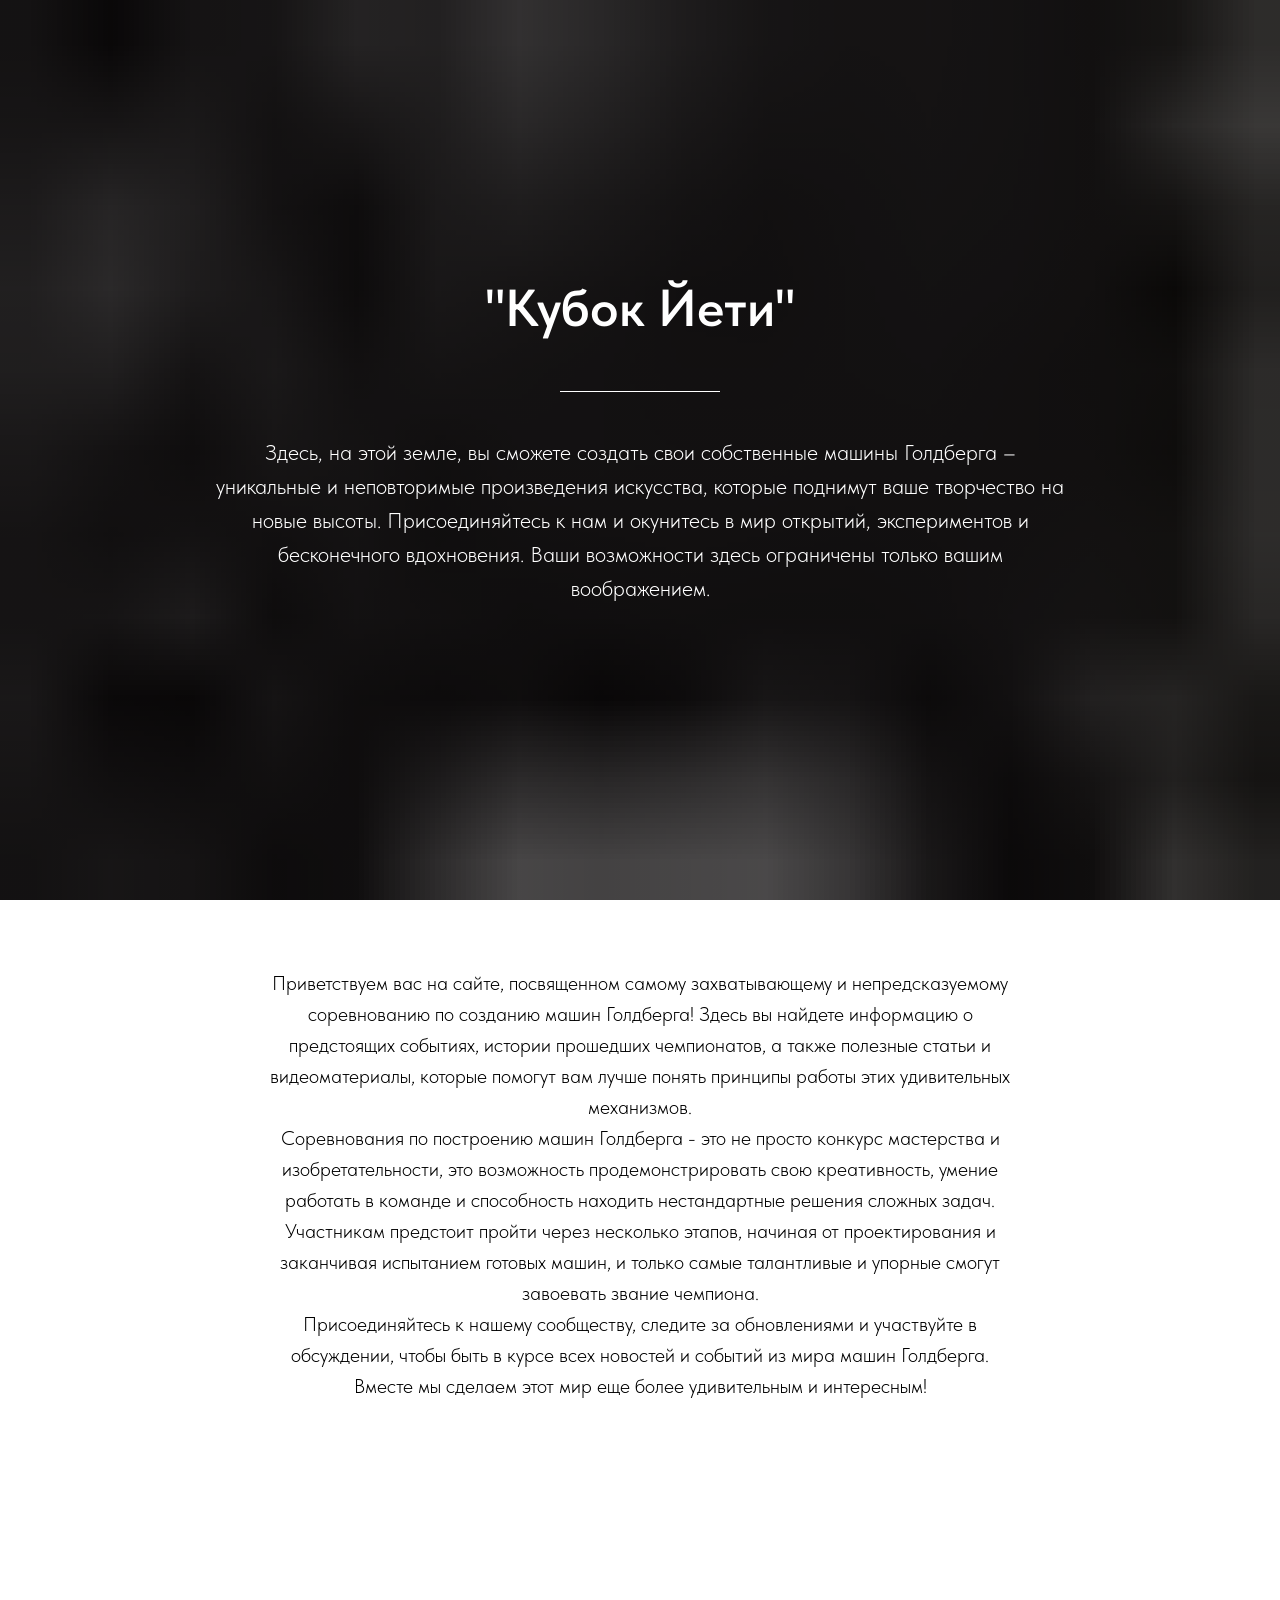
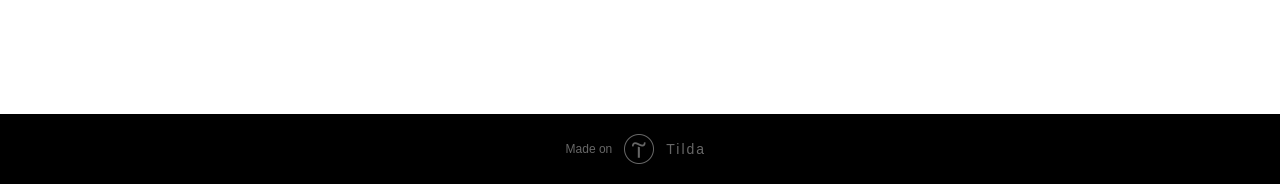
<file: yeti_cup_site_info/index.html>
<!DOCTYPE html><html><head><meta charset="utf-8"><meta name="viewport" content="width=device-width, initial-scale=1.0"> <!--metatextblock--><title>Главная страница</title><meta property="og:url" content="http://project8172129.tilda.ws"><meta property="og:title" content="Главная страница"><meta property="og:description" content=""><meta property="og:type" content="website"><meta property="og:image" content="images/2216eb25006b4dc2bcef04fa37361abb_1.jpg"><link rel="canonical" href="http://project8172129.tilda.ws"><!--/metatextblock--><meta name="format-detection" content="telephone=no"><meta http-equiv="x-dns-prefetch-control" content="on"><link rel="dns-prefetch" href="https://ws.tildacdn.com"><link rel="dns-prefetch" href="https://static.tildacdn.info"><link rel="shortcut icon" href="tildafavicon.ico" type="image/x-icon"><!-- Assets --><script src="js/tilda-fallback-1.0.min.js" async="" charset="utf-8"></script><link rel="stylesheet" href="css/tilda-grid-3.0.min.css" type="text/css" media="all" onerror="this.loaderr='y';"><link rel="stylesheet" href="css/tilda-blocks-page41505426.min.css" type="text/css" media="all" onerror="this.loaderr='y';"><link rel="stylesheet" href="css/tilda-animation-2.0.min.css" type="text/css" media="all" onerror="this.loaderr='y';"><link rel="stylesheet" href="css/tilda-cover-1.0.min.css" type="text/css" media="all" onerror="this.loaderr='y';"><link rel="stylesheet" href="css/fonts-tildasans.css" type="text/css" media="all" onerror="this.loaderr='y';"><script nomodule="" src="js/tilda-polyfill-1.0.min.js" charset="utf-8"></script><script type="text/javascript">function t_onReady(func) {
if (document.readyState != 'loading') {
func();
} else {
document.addEventListener('DOMContentLoaded', func);
}
}
function t_onFuncLoad(funcName, okFunc, time) {
if (typeof window[funcName] === 'function') {
okFunc();
} else {
setTimeout(function() {
t_onFuncLoad(funcName, okFunc, time);
},(time || 100));
}
}</script><script src="js/tilda-scripts-3.0.min.js" charset="utf-8" defer="" onerror="this.loaderr='y';"></script><script src="js/tilda-blocks-page41505426.min.js" charset="utf-8" async="" onerror="this.loaderr='y';"></script><script src="js/tilda-lazyload-1.0.min.js" charset="utf-8" async="" onerror="this.loaderr='y';"></script><script src="js/tilda-animation-2.0.min.js" charset="utf-8" async="" onerror="this.loaderr='y';"></script><script src="js/tilda-cover-1.0.min.js" charset="utf-8" async="" onerror="this.loaderr='y';"></script><script src="js/tilda-events-1.0.min.js" charset="utf-8" async="" onerror="this.loaderr='y';"></script><script type="text/javascript">window.dataLayer = window.dataLayer || [];</script><script type="text/javascript">(function () {
if((/bot|google|yandex|baidu|bing|msn|duckduckbot|teoma|slurp|crawler|spider|robot|crawling|facebook/i.test(navigator.userAgent))===false && typeof(sessionStorage)!='undefined' && sessionStorage.getItem('visited')!=='y' && document.visibilityState){
var style=document.createElement('style');
style.type='text/css';
style.innerHTML='@media screen and (min-width: 980px) {.t-records {opacity: 0;}.t-records_animated {-webkit-transition: opacity ease-in-out .2s;-moz-transition: opacity ease-in-out .2s;-o-transition: opacity ease-in-out .2s;transition: opacity ease-in-out .2s;}.t-records.t-records_visible {opacity: 1;}}';
document.getElementsByTagName('head')[0].appendChild(style);
function t_setvisRecs(){
var alr=document.querySelectorAll('.t-records');
Array.prototype.forEach.call(alr, function(el) {
el.classList.add("t-records_animated");
});
setTimeout(function () {
Array.prototype.forEach.call(alr, function(el) {
el.classList.add("t-records_visible");
});
sessionStorage.setItem("visited", "y");
}, 400);
} 
document.addEventListener('DOMContentLoaded', t_setvisRecs);
}
})();</script><style type="text/css">@media screen and (min-width: 980px) {.t-records {opacity: 0;}.t-records_animated {-webkit-transition: opacity ease-in-out .2s;-moz-transition: opacity ease-in-out .2s;-o-transition: opacity ease-in-out .2s;transition: opacity ease-in-out .2s;}.t-records.t-records_visible {opacity: 1;}}</style></head><body class="t-body" style="margin:0;"><!--allrecords--><div id="allrecords" class="t-records t-records_animated t-records_visible" data-hook="blocks-collection-content-node" data-tilda-project-id="8172129" data-tilda-page-id="41505426" data-tilda-formskey="a205ce71f16365f548be2d7f18172129" data-tilda-cookie="no" data-tilda-lazy="yes"><div id="rec670953417" class="r t-rec" style=" " data-animationappear="off" data-record-type="46"><!-- cover --><div class="t-cover" id="recorddiv670953417" bgimgfield="img" style="height:100vh; background-image:url('images/2216eb25006b4dc2bcef04fa37361abb.jpg');"><div class="t-cover__carrier" id="coverCarry670953417" data-content-cover-id="670953417" data-content-cover-bg="https://static.tildacdn.info/tild6535-6435-4030-b436-313637366437/2216eb25006b4dc2bcef04fa37361abb.jpg" data-display-changed="true" data-content-cover-height="100vh" data-content-cover-parallax="fixed" style="height:100vh; " itemscope="" itemtype="http://schema.org/ImageObject"><meta itemprop="image" content="https://static.tildacdn.info/tild6535-6435-4030-b436-313637366437/2216eb25006b4dc2bcef04fa37361abb.jpg"></div><div class="t-cover__filter" style="height:100vh;background-image: -moz-linear-gradient(top, rgba(0,0,0,0.70), rgba(0,0,0,0.70));background-image: -webkit-linear-gradient(top, rgba(0,0,0,0.70), rgba(0,0,0,0.70));background-image: -o-linear-gradient(top, rgba(0,0,0,0.70), rgba(0,0,0,0.70));background-image: -ms-linear-gradient(top, rgba(0,0,0,0.70), rgba(0,0,0,0.70));background-image: linear-gradient(top, rgba(0,0,0,0.70), rgba(0,0,0,0.70));filter: progid:DXImageTransform.Microsoft.gradient(startColorStr='#4c000000', endColorstr='#4c000000');"></div><div class="t-container"><div class="t-cover__wrapper t-valign_middle" style="height:100vh;"> <div class="t032"><div class="t032__wrapper" data-hook-content="covercontent"><div class="t032__title t-title t-title_md" style="" field="title">"Кубок Йети"</div><div class="t-row"><div class="t-col t-col_2 t-prefix_5"><div class="t032__line" style=""></div></div></div><div class="t-row"><div class="t-col t-col_10 t-prefix_1"><div class="t032__descr t-descr t-descr_lg" style="" field="descr">Здесь, на этой земле, вы сможете создать свои собственные машины Голдберга – уникальные и неповторимые произведения искусства, которые поднимут ваше творчество на новые высоты. Присоединяйтесь к нам и окунитесь в мир открытий, экспериментов и бесконечного вдохновения. Ваши возможности здесь ограничены только вашим воображением.</div></div></div><span class="space"></span></div></div></div></div></div></div><div id="rec670954643" class="r t-rec t-rec_pt_60 t-rec_pb_60" style="padding-top:60px;padding-bottom:60px; " data-record-type="106"><!-- T004 --><div class="t004"><div class="t-container "><div class="t-col t-col_8 t-prefix_2"><div field="text" class="t-text t-text_md "><p style="text-align: center;">Приветствуем вас на сайте, посвященном самому захватывающему и непредсказуемому соревнованию по созданию машин Голдберга! Здесь вы найдете информацию о предстоящих событиях, истории прошедших чемпионатов, а также полезные статьи и видеоматериалы, которые помогут вам лучше понять принципы работы этих удивительных механизмов.</p><p style="text-align: center;">Соревнования по построению машин Голдберга - это не просто конкурс мастерства и изобретательности, это возможность продемонстрировать свою креативность, умение работать в команде и способность находить нестандартные решения сложных задач. Участникам предстоит пройти через несколько этапов, начиная от проектирования и заканчивая испытанием готовых машин, и только самые талантливые и упорные смогут завоевать звание чемпиона.</p><p style="text-align: center;">Присоединяйтесь к нашему сообществу, следите за обновлениями и участвуйте в обсуждении, чтобы быть в курсе всех новостей и событий из мира машин Голдберга. Вместе мы сделаем этот мир еще более удивительным и интересным!</p></div></div></div></div></div><div id="rec670960559" class="r t-rec t-rec_pt_90 t-rec_pb_90" style="padding-top:90px;padding-bottom:90px; " data-record-type="191"><!-- T142 --><div class="t142"><div class="t-container_100"><div class="t142__wrapone"><div class="t142__wraptwo"><a class="t-btn t142__submit t-btn_md t-animate" href="/page41505456.html" target="_blank" data-animate-style="zoomin" style="color:#000000;border:3px solid #000000;"><span class="t142__text">Новости →</span></a></div></div></div></div><script>t_onReady(function () {
t_onFuncLoad('t142_checkSize', function () {
t142_checkSize('670960559');
});
});
window.addEventListener('load', function () {
t_onFuncLoad('t142_checkSize', function () {
t142_checkSize('670960559');
});
});</script></div></div><!--/allrecords--><!-- Tilda copyright. Don't remove this line --><div class="t-tildalabel " id="tildacopy" data-tilda-sign="8172129#41505426"><a href="https://tilda.cc/?upm=8172129" class="t-tildalabel__link"><div class="t-tildalabel__wrapper"><div class="t-tildalabel__txtleft">Made on </div><div class="t-tildalabel__wrapimg"><img src="images/tildacopy.png" class="t-tildalabel__img" fetchpriority="low" alt=""></div><div class="t-tildalabel__txtright">Tilda</div></div></a></div><!-- Stat --><script type="text/javascript">if (! window.mainTracker) { window.mainTracker = 'tilda'; }
window.tildastatcookie='no'; 
setTimeout(function(){ (function (d, w, k, o, g) { var n=d.getElementsByTagName(o)[0],s=d.createElement(o),f=function(){n.parentNode.insertBefore(s,n);}; s.type = "text/javascript"; s.async = true; s.key = k; s.id = "tildastatscript"; s.src=g; if (w.opera=="[object Opera]") {d.addEventListener("DOMContentLoaded", f, false);} else { f(); } })(document, window, '0d71f5b765bf102b8aa8d994335c32e3','script','https://static.tildacdn.info/js/tilda-stat-1.0.min.js');
}, 2000); </script></body></html>
</file>
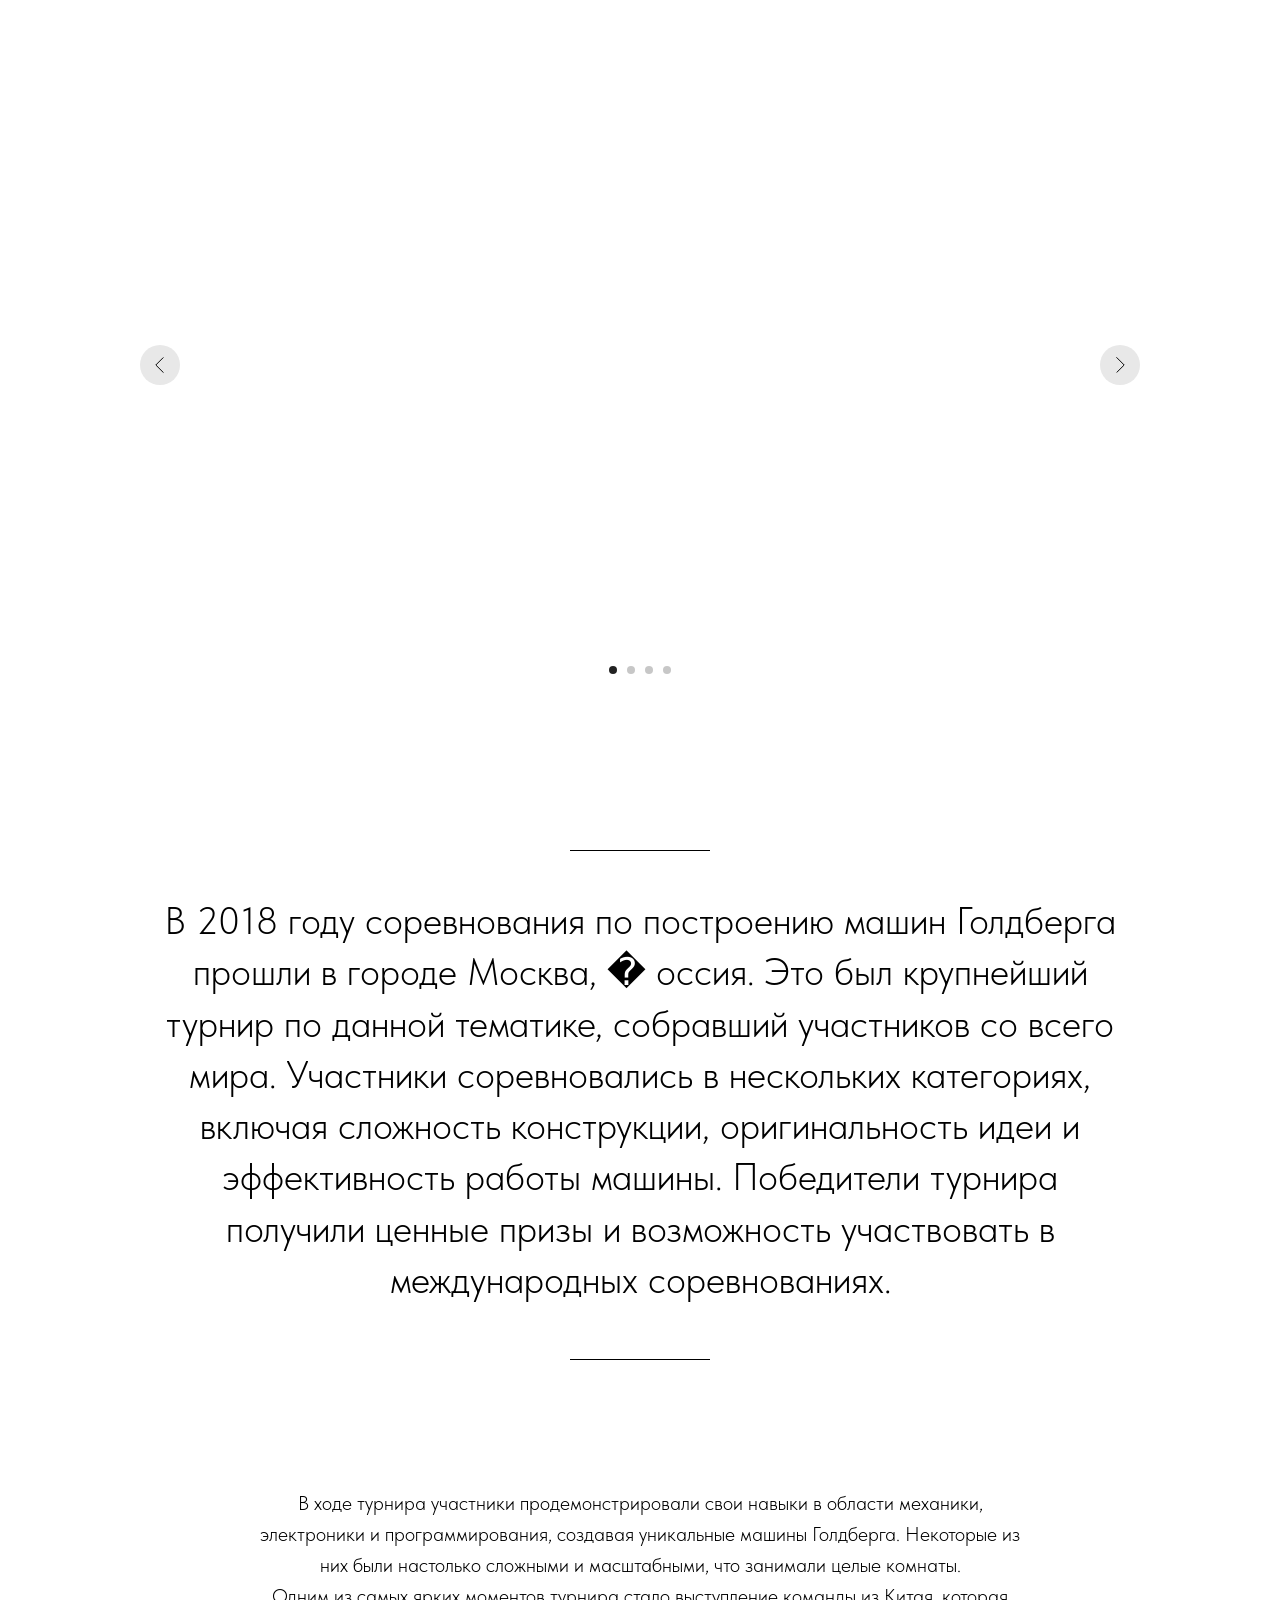
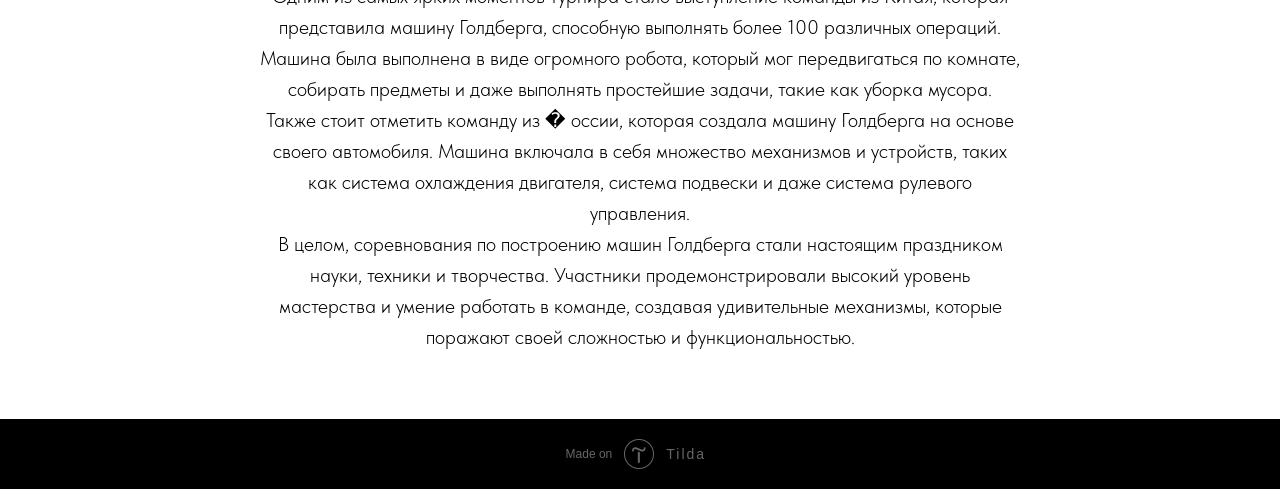
<file: yeti_cup_site_info/2018.html>
<!DOCTYPE html><html><head><meta charset="utf-8"><meta name="viewport" content="width=device-width, initial-scale=1.0"> <!--metatextblock--><title>2018</title><meta property="og:url" content="http://project8172129.tilda.ws/page41505482.html"><meta property="og:title" content="2018"><meta property="og:description" content=""><meta property="og:type" content="website"><meta property="og:image" content="images/2018_4.jpg"><link rel="canonical" href="http://project8172129.tilda.ws/page41505482.html"><!--/metatextblock--><meta name="format-detection" content="telephone=no"><meta http-equiv="x-dns-prefetch-control" content="on"><link rel="dns-prefetch" href="https://ws.tildacdn.com"><link rel="dns-prefetch" href="https://static.tildacdn.info"><link rel="shortcut icon" href="tildafavicon.ico" type="image/x-icon"><!-- Assets --><script src="js/tilda-fallback-1.0.min.js" async="" charset="utf-8"></script><link rel="stylesheet" href="css/tilda-grid-3.0.min.css" type="text/css" media="all" onerror="this.loaderr='y';"><link rel="stylesheet" href="css/tilda-blocks-page41505482.min.css" type="text/css" media="all" onerror="this.loaderr='y';"><link rel="stylesheet" href="css/tilda-slds-1.4.min.css" type="text/css" media="print" onload="this.media='all';" onerror="this.loaderr='y';"><noscript><link rel="stylesheet" href="https://static.tildacdn.info/css/tilda-slds-1.4.min.css" type="text/css" media="all" /></noscript><link rel="stylesheet" href="css/fonts-tildasans.css" type="text/css" media="all" onerror="this.loaderr='y';"><script nomodule="" src="js/tilda-polyfill-1.0.min.js" charset="utf-8"></script><script type="text/javascript">function t_onReady(func) {
if (document.readyState != 'loading') {
func();
} else {
document.addEventListener('DOMContentLoaded', func);
}
}
function t_onFuncLoad(funcName, okFunc, time) {
if (typeof window[funcName] === 'function') {
okFunc();
} else {
setTimeout(function() {
t_onFuncLoad(funcName, okFunc, time);
},(time || 100));
}
}</script><script src="js/tilda-scripts-3.0.min.js" charset="utf-8" defer="" onerror="this.loaderr='y';"></script><script src="js/tilda-blocks-page41505482.min.js" charset="utf-8" async="" onerror="this.loaderr='y';"></script><script src="js/tilda-lazyload-1.0.min.js" charset="utf-8" async="" onerror="this.loaderr='y';"></script><script src="js/tilda-slds-1.4.min.js" charset="utf-8" async="" onerror="this.loaderr='y';"></script><script src="js/hammer.min.js" charset="utf-8" async="" onerror="this.loaderr='y';"></script><script src="js/tilda-events-1.0.min.js" charset="utf-8" async="" onerror="this.loaderr='y';"></script><script type="text/javascript">window.dataLayer = window.dataLayer || [];</script><script type="text/javascript">(function () {
if((/bot|google|yandex|baidu|bing|msn|duckduckbot|teoma|slurp|crawler|spider|robot|crawling|facebook/i.test(navigator.userAgent))===false && typeof(sessionStorage)!='undefined' && sessionStorage.getItem('visited')!=='y' && document.visibilityState){
var style=document.createElement('style');
style.type='text/css';
style.innerHTML='@media screen and (min-width: 980px) {.t-records {opacity: 0;}.t-records_animated {-webkit-transition: opacity ease-in-out .2s;-moz-transition: opacity ease-in-out .2s;-o-transition: opacity ease-in-out .2s;transition: opacity ease-in-out .2s;}.t-records.t-records_visible {opacity: 1;}}';
document.getElementsByTagName('head')[0].appendChild(style);
function t_setvisRecs(){
var alr=document.querySelectorAll('.t-records');
Array.prototype.forEach.call(alr, function(el) {
el.classList.add("t-records_animated");
});
setTimeout(function () {
Array.prototype.forEach.call(alr, function(el) {
el.classList.add("t-records_visible");
});
sessionStorage.setItem("visited", "y");
}, 400);
} 
document.addEventListener('DOMContentLoaded', t_setvisRecs);
}
})();</script><style type="text/css">@media screen and (min-width: 980px) {.t-records {opacity: 0;}.t-records_animated {-webkit-transition: opacity ease-in-out .2s;-moz-transition: opacity ease-in-out .2s;-o-transition: opacity ease-in-out .2s;transition: opacity ease-in-out .2s;}.t-records.t-records_visible {opacity: 1;}}</style></head><body class="t-body" style="margin:0;"><!--allrecords--><div id="allrecords" class="t-records t-records_animated t-records_visible" data-hook="blocks-collection-content-node" data-tilda-project-id="8172129" data-tilda-page-id="41505482" data-tilda-formskey="a205ce71f16365f548be2d7f18172129" data-tilda-cookie="no" data-tilda-lazy="yes"><div id="rec670984106" class="r t-rec t-rec_pt_90 t-rec_pb_90" style="padding-top:90px;padding-bottom:90px; " data-animationappear="off" data-record-type="670"><!-- t670 --><div class="t670"><div class="t-slds" style="visibility: hidden;"><div class="t-container t-slds__main"><ul class="t-slds__arrow_container t-slds__arrow_container-outside"><li class="t-slds__arrow_wrapper t-slds__arrow_wrapper-left" data-slide-direction="left"><button type="button" class="t-slds__arrow t-slds__arrow-left t-slds__arrow-withbg" aria-controls="carousel_670984106" aria-disabled="false" aria-label="Предыдущий слайд" style="width: 40px; height: 40px;background-color: rgba(232,232,232,1);"><div class="t-slds__arrow_body t-slds__arrow_body-left" style="width: 9px;"><svg role="presentation" focusable="false" style="display: block" viewBox="0 0 9.3 17" xmlns="http://www.w3.org/2000/svg" xmlns:xlink="http://www.w3.org/1999/xlink"><polyline fill="none" stroke="#000000" stroke-linejoin="butt" stroke-linecap="butt" stroke-width="1" points="0.5,0.5 8.5,8.5 0.5,16.5"></polyline></svg></div></button></li><li class="t-slds__arrow_wrapper t-slds__arrow_wrapper-right" data-slide-direction="right"><button type="button" class="t-slds__arrow t-slds__arrow-right t-slds__arrow-withbg" aria-controls="carousel_670984106" aria-disabled="false" aria-label="Следующий слайд" style="width: 40px; height: 40px;background-color: rgba(232,232,232,1);"><div class="t-slds__arrow_body t-slds__arrow_body-right" style="width: 9px;"><svg role="presentation" focusable="false" style="display: block" viewBox="0 0 9.3 17" xmlns="http://www.w3.org/2000/svg" xmlns:xlink="http://www.w3.org/1999/xlink"><polyline fill="none" stroke="#000000" stroke-linejoin="butt" stroke-linecap="butt" stroke-width="1" points="0.5,0.5 8.5,8.5 0.5,16.5"></polyline></svg></div></button></li> </ul><div class="t-slds__container t-width t-width_9 t-margin_auto"><div class="t-slds__items-wrapper t-slds__witharrows t-slds_animated-none" id="carousel_670984106" data-slider-transition="300" data-slider-with-cycle="true" data-slider-correct-height="true" data-auto-correct-mobile-width="false" data-slider-arrows-nearpic="yes" aria-roledescription="carousel" aria-live="off"><div class="t-slds__item t-slds__item_active" data-slide-index="1" role="group" aria-roledescription="slide" aria-hidden="false" aria-label="1 из 4"><div class="t-width t-width_9 t-margin_auto" itemscope="" itemtype="http://schema.org/ImageObject"><div class="t-slds__wrapper t-align_center"><meta itemprop="image" content="https://static.tildacdn.info/tild6431-3561-4835-b339-316265383961/2018.jpg"> <div class="t670__imgwrapper" bgimgfield="gi_img__0"><div class="t-slds__bgimg t-bgimg" data-original="https://static.tildacdn.info/tild6431-3561-4835-b339-316265383961/2018.jpg" style="background-image: url('images/2018_2.jpg');"></div><div class="t670__separator" data-slider-image-width="860" data-slider-image-height="550"></div></div></div></div></div><div class="t-slds__item" data-slide-index="2" role="group" aria-roledescription="slide" aria-hidden="false" aria-label="2 из 4"><div class="t-width t-width_9 t-margin_auto" itemscope="" itemtype="http://schema.org/ImageObject"><div class="t-slds__wrapper t-align_center"><meta itemprop="image" content="https://static.tildacdn.info/tild3834-3463-4334-a266-633765313238/2018.jpg"> <div class="t670__imgwrapper" bgimgfield="gi_img__1"><div class="t-slds__bgimg t-bgimg" data-original="https://static.tildacdn.info/tild3834-3463-4334-a266-633765313238/2018.jpg" style="background-image: url('images/2018.jpg');"></div><div class="t670__separator" data-slider-image-width="860" data-slider-image-height="550"></div></div></div></div></div><div class="t-slds__item" data-slide-index="3" role="group" aria-roledescription="slide" aria-hidden="false" aria-label="3 из 4"><div class="t-width t-width_9 t-margin_auto" itemscope="" itemtype="http://schema.org/ImageObject"><div class="t-slds__wrapper t-align_center"><meta itemprop="image" content="https://static.tildacdn.info/tild3533-3566-4433-a662-646363393031/2018.jpg"> <div class="t670__imgwrapper" bgimgfield="gi_img__2"><div class="t-slds__bgimg t-bgimg" data-original="https://static.tildacdn.info/tild3533-3566-4433-a662-646363393031/2018.jpg" style="background-image: url('images/2018_3.jpg');"></div><div class="t670__separator" data-slider-image-width="860" data-slider-image-height="550"></div></div></div></div></div><div class="t-slds__item" data-slide-index="4" role="group" aria-roledescription="slide" aria-hidden="false" aria-label="4 из 4"><div class="t-width t-width_9 t-margin_auto" itemscope="" itemtype="http://schema.org/ImageObject"><div class="t-slds__wrapper t-align_center"><meta itemprop="image" content="https://static.tildacdn.info/tild3262-3366-4763-b635-633431366664/2018.jpg"> <div class="t670__imgwrapper" bgimgfield="gi_img__3"><div class="t-slds__bgimg t-bgimg" data-original="https://static.tildacdn.info/tild3262-3366-4763-b635-633431366664/2018.jpg" style="background-image: url('images/2018_1.jpg');"></div><div class="t670__separator" data-slider-image-width="860" data-slider-image-height="550"></div></div></div></div></div></div></div><ul class="t-slds__bullet_wrapper"><li class="t-slds__bullet t-slds__bullet_active" data-slide-bullet-for="1"><button type="button" class="t-slds__bullet_body" aria-label="Перейти к слайду 1" aria-current="true" style="background-color: #c7c7c7;"></button></li><li class="t-slds__bullet " data-slide-bullet-for="2"><button type="button" class="t-slds__bullet_body" aria-label="Перейти к слайду 2" style="background-color: #c7c7c7;"></button></li><li class="t-slds__bullet " data-slide-bullet-for="3"><button type="button" class="t-slds__bullet_body" aria-label="Перейти к слайду 3" style="background-color: #c7c7c7;"></button></li><li class="t-slds__bullet " data-slide-bullet-for="4"><button type="button" class="t-slds__bullet_body" aria-label="Перейти к слайду 4" style="background-color: #c7c7c7;"></button></li></ul><div class="t-slds__caption__container"></div></div></div></div><script>t_onReady(function () {
setTimeout(function () {
t_onFuncLoad('t670_init', function () {
t670_init('670984106');
});
t_onFuncLoad('t_sldsInit', function () {
t_sldsInit('670984106');
});
}, 500);
var rec = document.querySelector('#rec670984106');
if (rec) {
var wrapper = rec.querySelector('.t670');
if (wrapper) {
wrapper.addEventListener('displayChanged', function () {
t_onFuncLoad('t_slds_updateSlider', function () {
t_slds_updateSlider('670984106');
});
t_onFuncLoad('t_slds_positionArrows', function () {
t_slds_positionArrows('670984106');
});
});
}
}
});</script><style>#rec670984106 .t-slds__bullet_active .t-slds__bullet_body {
background-color: #222 !important;
}
#rec670984106 .t-slds__bullet:hover .t-slds__bullet_body {
background-color: #222 !important;
}</style></div><div id="rec670986806" class="r t-rec t-rec_pt_60 t-rec_pb_60" style="padding-top:60px;padding-bottom:60px; " data-record-type="36"><!-- T021 --><div class="t021"><div class="t-container"><div class="t-row"><div class="t-col t-col_2 t-prefix_5"><div class="t021__line"></div></div></div><div class="t-row"><div class="t-col t-col_10 t-prefix_1"><div class="t021__text-impact t-text-impact t-text-impact_md" field="text">В 2018 году соревнования по построению машин Голдберга прошли в городе Москва, �&nbsp;оссия. Это был крупнейший турнир по данной тематике, собравший участников со всего мира. Участники соревновались в нескольких категориях, включая сложность конструкции, оригинальность идеи и эффективность работы машины. Победители турнира получили ценные призы и возможность участвовать в международных соревнованиях.</div></div></div><div class="t-row"><div class="t-col t-col_2 t-prefix_5"><div class="t021__line"></div></div></div></div></div></div><div id="rec670987113" class="r t-rec t-rec_pt_60 t-rec_pb_60" style="padding-top:60px;padding-bottom:60px; " data-record-type="106"><!-- T004 --><div class="t004"><div class="t-container "><div class="t-col t-col_8 t-prefix_2"><div field="text" class="t-text t-text_md "><p style="text-align: center;">В ходе турнира участники продемонстрировали свои навыки в области механики, электроники и программирования, создавая уникальные машины Голдберга. Некоторые из них были настолько сложными и масштабными, что занимали целые комнаты.</p><p style="text-align: center;">Одним из самых ярких моментов турнира стало выступление команды из Китая, которая представила машину Голдберга, способную выполнять более 100 различных операций. Машина была выполнена в виде огромного робота, который мог передвигаться по комнате, собирать предметы и даже выполнять простейшие задачи, такие как уборка мусора.</p><p style="text-align: center;">Также стоит отметить команду из �&nbsp;оссии, которая создала машину Голдберга на основе своего автомобиля. Машина включала в себя множество механизмов и устройств, таких как система охлаждения двигателя, система подвески и даже система рулевого управления.</p><p style="text-align: center;">В целом, соревнования по построению машин Голдберга стали настоящим праздником науки, техники и творчества. Участники продемонстрировали высокий уровень мастерства и умение работать в команде, создавая удивительные механизмы, которые поражают своей сложностью и функциональностью.</p></div></div></div></div></div></div><!--/allrecords--><!-- Tilda copyright. Don't remove this line --><div class="t-tildalabel " id="tildacopy" data-tilda-sign="8172129#41505482"><a href="https://tilda.cc/?upm=8172129" class="t-tildalabel__link"><div class="t-tildalabel__wrapper"><div class="t-tildalabel__txtleft">Made on </div><div class="t-tildalabel__wrapimg"><img src="images/tildacopy.png" class="t-tildalabel__img" fetchpriority="low" alt=""></div><div class="t-tildalabel__txtright">Tilda</div></div></a></div><!-- Stat --><script type="text/javascript">if (! window.mainTracker) { window.mainTracker = 'tilda'; }
window.tildastatcookie='no'; 
setTimeout(function(){ (function (d, w, k, o, g) { var n=d.getElementsByTagName(o)[0],s=d.createElement(o),f=function(){n.parentNode.insertBefore(s,n);}; s.type = "text/javascript"; s.async = true; s.key = k; s.id = "tildastatscript"; s.src=g; if (w.opera=="[object Opera]") {d.addEventListener("DOMContentLoaded", f, false);} else { f(); } })(document, window, '0d71f5b765bf102b8aa8d994335c32e3','script','https://static.tildacdn.info/js/tilda-stat-1.0.min.js');
}, 2000); </script></body></html>
</file>
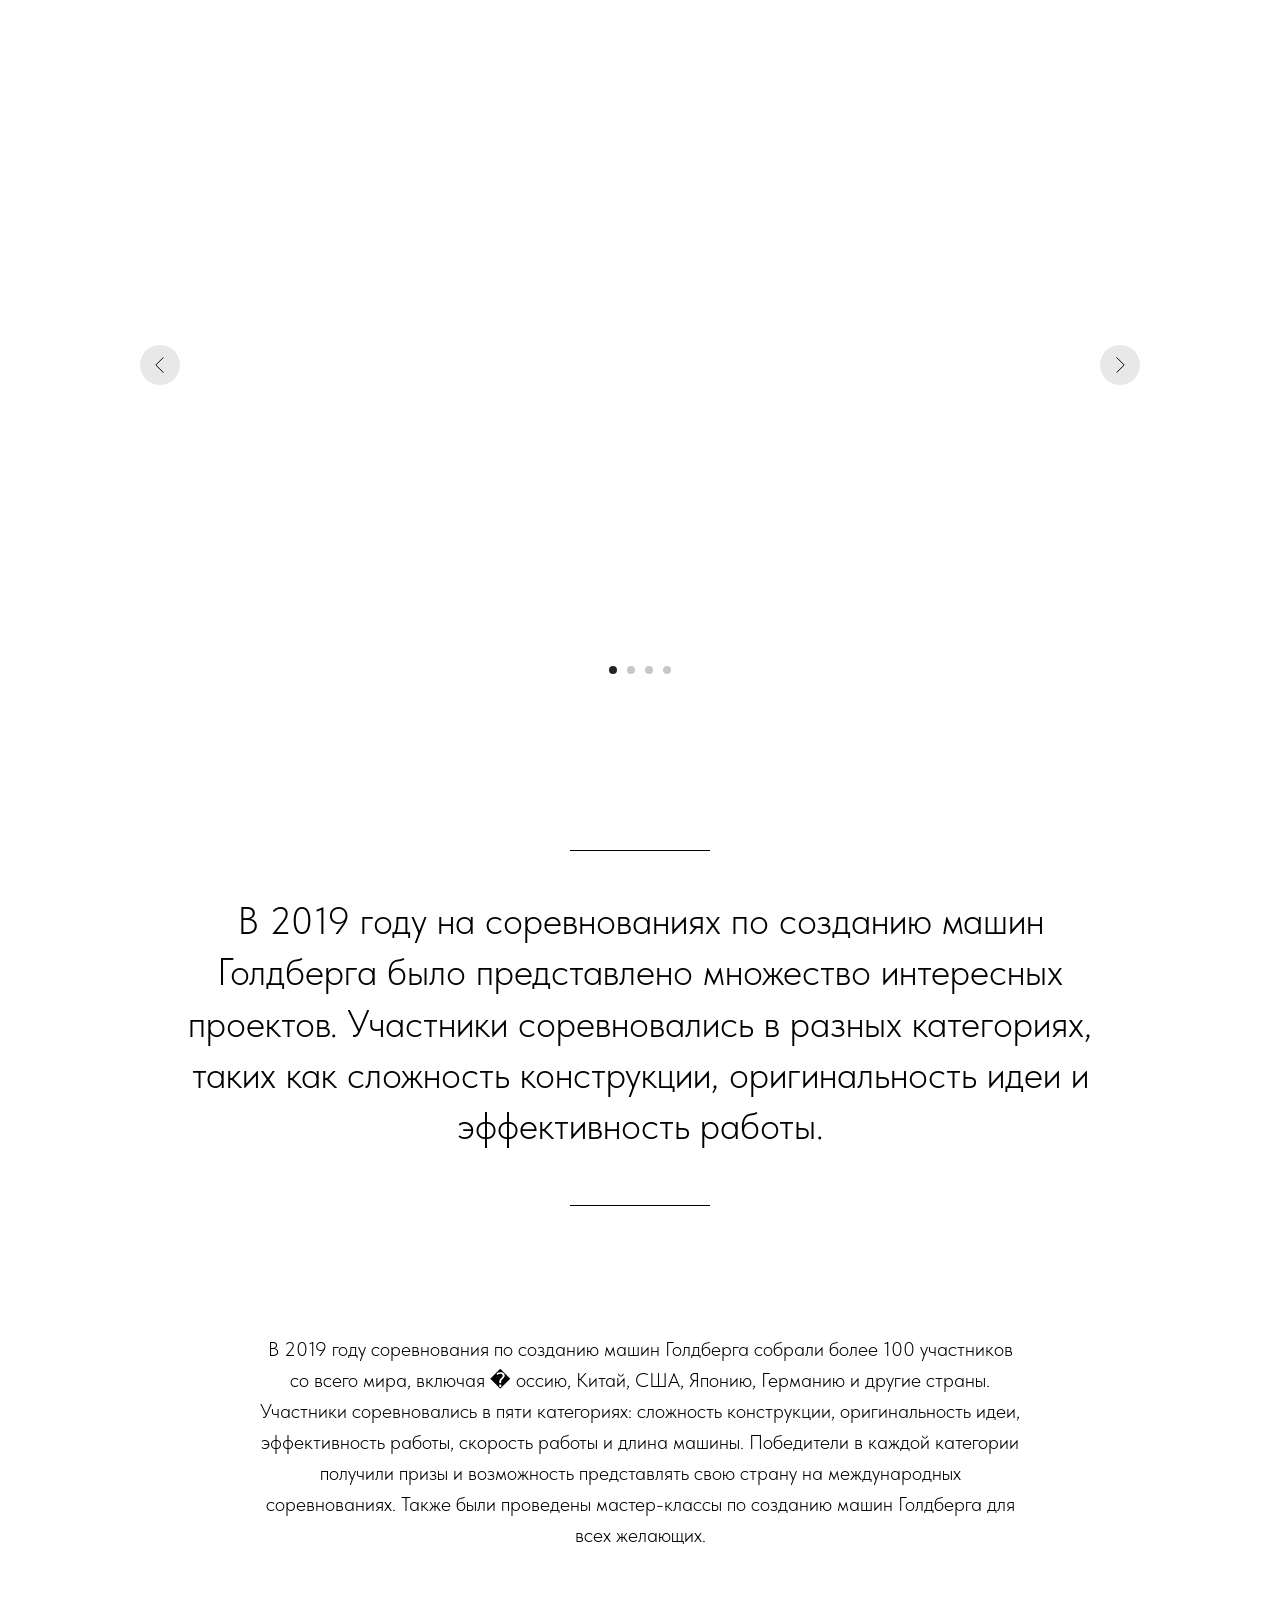
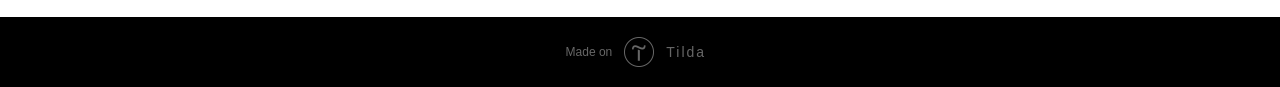
<file: yeti_cup_site_info/2019.html>
<!DOCTYPE html><html><head><meta charset="utf-8"><meta name="viewport" content="width=device-width, initial-scale=1.0"> <!--metatextblock--><title>2019</title><meta property="og:url" content="http://project8172129.tilda.ws/page41506368.html"><meta property="og:title" content="2019"><meta property="og:description" content=""><meta property="og:type" content="website"><meta property="og:image" content="images/2019_4.jpg"><link rel="canonical" href="http://project8172129.tilda.ws/page41506368.html"><!--/metatextblock--><meta name="format-detection" content="telephone=no"><meta http-equiv="x-dns-prefetch-control" content="on"><link rel="dns-prefetch" href="https://ws.tildacdn.com"><link rel="dns-prefetch" href="https://static.tildacdn.info"><link rel="shortcut icon" href="tildafavicon.ico" type="image/x-icon"><!-- Assets --><script src="js/tilda-fallback-1.0.min.js" async="" charset="utf-8"></script><link rel="stylesheet" href="css/tilda-grid-3.0.min.css" type="text/css" media="all" onerror="this.loaderr='y';"><link rel="stylesheet" href="css/tilda-blocks-page41506368.min.css" type="text/css" media="all" onerror="this.loaderr='y';"><link rel="stylesheet" href="css/tilda-slds-1.4.min.css" type="text/css" media="print" onload="this.media='all';" onerror="this.loaderr='y';"><noscript><link rel="stylesheet" href="https://static.tildacdn.info/css/tilda-slds-1.4.min.css" type="text/css" media="all" /></noscript><link rel="stylesheet" href="css/fonts-tildasans.css" type="text/css" media="all" onerror="this.loaderr='y';"><script nomodule="" src="js/tilda-polyfill-1.0.min.js" charset="utf-8"></script><script type="text/javascript">function t_onReady(func) {
if (document.readyState != 'loading') {
func();
} else {
document.addEventListener('DOMContentLoaded', func);
}
}
function t_onFuncLoad(funcName, okFunc, time) {
if (typeof window[funcName] === 'function') {
okFunc();
} else {
setTimeout(function() {
t_onFuncLoad(funcName, okFunc, time);
},(time || 100));
}
}</script><script src="js/tilda-scripts-3.0.min.js" charset="utf-8" defer="" onerror="this.loaderr='y';"></script><script src="js/tilda-blocks-page41506368.min.js" charset="utf-8" async="" onerror="this.loaderr='y';"></script><script src="js/tilda-lazyload-1.0.min.js" charset="utf-8" async="" onerror="this.loaderr='y';"></script><script src="js/tilda-slds-1.4.min.js" charset="utf-8" async="" onerror="this.loaderr='y';"></script><script src="js/hammer.min.js" charset="utf-8" async="" onerror="this.loaderr='y';"></script><script src="js/tilda-events-1.0.min.js" charset="utf-8" async="" onerror="this.loaderr='y';"></script><script type="text/javascript">window.dataLayer = window.dataLayer || [];</script><script type="text/javascript">(function () {
if((/bot|google|yandex|baidu|bing|msn|duckduckbot|teoma|slurp|crawler|spider|robot|crawling|facebook/i.test(navigator.userAgent))===false && typeof(sessionStorage)!='undefined' && sessionStorage.getItem('visited')!=='y' && document.visibilityState){
var style=document.createElement('style');
style.type='text/css';
style.innerHTML='@media screen and (min-width: 980px) {.t-records {opacity: 0;}.t-records_animated {-webkit-transition: opacity ease-in-out .2s;-moz-transition: opacity ease-in-out .2s;-o-transition: opacity ease-in-out .2s;transition: opacity ease-in-out .2s;}.t-records.t-records_visible {opacity: 1;}}';
document.getElementsByTagName('head')[0].appendChild(style);
function t_setvisRecs(){
var alr=document.querySelectorAll('.t-records');
Array.prototype.forEach.call(alr, function(el) {
el.classList.add("t-records_animated");
});
setTimeout(function () {
Array.prototype.forEach.call(alr, function(el) {
el.classList.add("t-records_visible");
});
sessionStorage.setItem("visited", "y");
}, 400);
} 
document.addEventListener('DOMContentLoaded', t_setvisRecs);
}
})();</script><style type="text/css">@media screen and (min-width: 980px) {.t-records {opacity: 0;}.t-records_animated {-webkit-transition: opacity ease-in-out .2s;-moz-transition: opacity ease-in-out .2s;-o-transition: opacity ease-in-out .2s;transition: opacity ease-in-out .2s;}.t-records.t-records_visible {opacity: 1;}}</style></head><body class="t-body" style="margin:0;"><!--allrecords--><div id="allrecords" class="t-records t-records_animated t-records_visible" data-hook="blocks-collection-content-node" data-tilda-project-id="8172129" data-tilda-page-id="41506368" data-tilda-formskey="a205ce71f16365f548be2d7f18172129" data-tilda-cookie="no" data-tilda-lazy="yes"><div id="rec670995531" class="r t-rec t-rec_pt_90 t-rec_pb_90" style="padding-top:90px;padding-bottom:90px; " data-animationappear="off" data-record-type="670"><!-- t670 --><div class="t670"><div class="t-slds" style="visibility: hidden;"><div class="t-container t-slds__main"><ul class="t-slds__arrow_container t-slds__arrow_container-outside"><li class="t-slds__arrow_wrapper t-slds__arrow_wrapper-left" data-slide-direction="left"><button type="button" class="t-slds__arrow t-slds__arrow-left t-slds__arrow-withbg" aria-controls="carousel_670995531" aria-disabled="false" aria-label="Предыдущий слайд" style="width: 40px; height: 40px;background-color: rgba(232,232,232,1);"><div class="t-slds__arrow_body t-slds__arrow_body-left" style="width: 9px;"><svg role="presentation" focusable="false" style="display: block" viewBox="0 0 9.3 17" xmlns="http://www.w3.org/2000/svg" xmlns:xlink="http://www.w3.org/1999/xlink"><polyline fill="none" stroke="#000000" stroke-linejoin="butt" stroke-linecap="butt" stroke-width="1" points="0.5,0.5 8.5,8.5 0.5,16.5"></polyline></svg></div></button></li><li class="t-slds__arrow_wrapper t-slds__arrow_wrapper-right" data-slide-direction="right"><button type="button" class="t-slds__arrow t-slds__arrow-right t-slds__arrow-withbg" aria-controls="carousel_670995531" aria-disabled="false" aria-label="Следующий слайд" style="width: 40px; height: 40px;background-color: rgba(232,232,232,1);"><div class="t-slds__arrow_body t-slds__arrow_body-right" style="width: 9px;"><svg role="presentation" focusable="false" style="display: block" viewBox="0 0 9.3 17" xmlns="http://www.w3.org/2000/svg" xmlns:xlink="http://www.w3.org/1999/xlink"><polyline fill="none" stroke="#000000" stroke-linejoin="butt" stroke-linecap="butt" stroke-width="1" points="0.5,0.5 8.5,8.5 0.5,16.5"></polyline></svg></div></button></li> </ul><div class="t-slds__container t-width t-width_9 t-margin_auto"><div class="t-slds__items-wrapper t-slds__witharrows t-slds_animated-none" id="carousel_670995531" data-slider-transition="300" data-slider-with-cycle="true" data-slider-correct-height="true" data-auto-correct-mobile-width="false" data-slider-arrows-nearpic="yes" aria-roledescription="carousel" aria-live="off"><div class="t-slds__item t-slds__item_active" data-slide-index="1" role="group" aria-roledescription="slide" aria-hidden="false" aria-label="1 из 4"><div class="t-width t-width_9 t-margin_auto" itemscope="" itemtype="http://schema.org/ImageObject"><div class="t-slds__wrapper t-align_center"><meta itemprop="image" content="https://static.tildacdn.info/tild6631-6136-4162-b938-363065393437/2019.jpg"> <div class="t670__imgwrapper" bgimgfield="gi_img__0"><div class="t-slds__bgimg t-bgimg" data-original="https://static.tildacdn.info/tild6631-6136-4162-b938-363065393437/2019.jpg" style="background-image: url('images/2019.jpg');"></div><div class="t670__separator" data-slider-image-width="860" data-slider-image-height="550"></div></div></div></div></div><div class="t-slds__item" data-slide-index="2" role="group" aria-roledescription="slide" aria-hidden="false" aria-label="2 из 4"><div class="t-width t-width_9 t-margin_auto" itemscope="" itemtype="http://schema.org/ImageObject"><div class="t-slds__wrapper t-align_center"><meta itemprop="image" content="https://static.tildacdn.info/tild6136-3534-4637-b136-656634343334/2019.jpg"> <div class="t670__imgwrapper" bgimgfield="gi_img__1"><div class="t-slds__bgimg t-bgimg" data-original="https://static.tildacdn.info/tild6136-3534-4637-b136-656634343334/2019.jpg" style="background-image: url('images/2019_1.jpg');"></div><div class="t670__separator" data-slider-image-width="860" data-slider-image-height="550"></div></div></div></div></div><div class="t-slds__item" data-slide-index="3" role="group" aria-roledescription="slide" aria-hidden="false" aria-label="3 из 4"><div class="t-width t-width_9 t-margin_auto" itemscope="" itemtype="http://schema.org/ImageObject"><div class="t-slds__wrapper t-align_center"><meta itemprop="image" content="https://static.tildacdn.info/tild3930-3133-4233-b136-643639663937/2019.jpg"> <div class="t670__imgwrapper" bgimgfield="gi_img__2"><div class="t-slds__bgimg t-bgimg" data-original="https://static.tildacdn.info/tild3930-3133-4233-b136-643639663937/2019.jpg" style="background-image: url('images/2019_2.jpg');"></div><div class="t670__separator" data-slider-image-width="860" data-slider-image-height="550"></div></div></div></div></div><div class="t-slds__item" data-slide-index="4" role="group" aria-roledescription="slide" aria-hidden="false" aria-label="4 из 4"><div class="t-width t-width_9 t-margin_auto" itemscope="" itemtype="http://schema.org/ImageObject"><div class="t-slds__wrapper t-align_center"><meta itemprop="image" content="https://static.tildacdn.info/tild6432-6361-4165-a335-653437646161/2019.jpg"> <div class="t670__imgwrapper" bgimgfield="gi_img__3"><div class="t-slds__bgimg t-bgimg" data-original="https://static.tildacdn.info/tild6432-6361-4165-a335-653437646161/2019.jpg" style="background-image: url('images/2019_3.jpg');"></div><div class="t670__separator" data-slider-image-width="860" data-slider-image-height="550"></div></div></div></div></div></div></div><ul class="t-slds__bullet_wrapper"><li class="t-slds__bullet t-slds__bullet_active" data-slide-bullet-for="1"><button type="button" class="t-slds__bullet_body" aria-label="Перейти к слайду 1" aria-current="true" style="background-color: #c7c7c7;"></button></li><li class="t-slds__bullet " data-slide-bullet-for="2"><button type="button" class="t-slds__bullet_body" aria-label="Перейти к слайду 2" style="background-color: #c7c7c7;"></button></li><li class="t-slds__bullet " data-slide-bullet-for="3"><button type="button" class="t-slds__bullet_body" aria-label="Перейти к слайду 3" style="background-color: #c7c7c7;"></button></li><li class="t-slds__bullet " data-slide-bullet-for="4"><button type="button" class="t-slds__bullet_body" aria-label="Перейти к слайду 4" style="background-color: #c7c7c7;"></button></li></ul><div class="t-slds__caption__container"></div></div></div></div><script>t_onReady(function () {
setTimeout(function () {
t_onFuncLoad('t670_init', function () {
t670_init('670995531');
});
t_onFuncLoad('t_sldsInit', function () {
t_sldsInit('670995531');
});
}, 500);
var rec = document.querySelector('#rec670995531');
if (rec) {
var wrapper = rec.querySelector('.t670');
if (wrapper) {
wrapper.addEventListener('displayChanged', function () {
t_onFuncLoad('t_slds_updateSlider', function () {
t_slds_updateSlider('670995531');
});
t_onFuncLoad('t_slds_positionArrows', function () {
t_slds_positionArrows('670995531');
});
});
}
}
});</script><style>#rec670995531 .t-slds__bullet_active .t-slds__bullet_body {
background-color: #222 !important;
}
#rec670995531 .t-slds__bullet:hover .t-slds__bullet_body {
background-color: #222 !important;
}</style></div><div id="rec670994764" class="r t-rec t-rec_pt_60 t-rec_pb_60" style="padding-top:60px;padding-bottom:60px; " data-record-type="36"><!-- T021 --><div class="t021"><div class="t-container"><div class="t-row"><div class="t-col t-col_2 t-prefix_5"><div class="t021__line"></div></div></div><div class="t-row"><div class="t-col t-col_10 t-prefix_1"><div class="t021__text-impact t-text-impact t-text-impact_md" field="text">В 2019 году на соревнованиях по созданию машин Голдберга было представлено множество интересных проектов. Участники соревновались в разных категориях, таких как сложность конструкции, оригинальность идеи и эффективность работы.</div></div></div><div class="t-row"><div class="t-col t-col_2 t-prefix_5"><div class="t021__line"></div></div></div></div></div></div><div id="rec670994861" class="r t-rec t-rec_pt_60 t-rec_pb_60" style="padding-top:60px;padding-bottom:60px; " data-record-type="106"><!-- T004 --><div class="t004"><div class="t-container "><div class="t-col t-col_8 t-prefix_2"><div field="text" class="t-text t-text_md "><p style="text-align: center;">В 2019 году соревнования по созданию машин Голдберга собрали более 100 участников со всего мира, включая �&nbsp;оссию, Китай, США, Японию, Германию и другие страны. Участники соревновались в пяти категориях: сложность конструкции, оригинальность идеи, эффективность работы, скорость работы и длина машины. Победители в каждой категории получили призы и возможность представлять свою страну на международных соревнованиях. Также были проведены мастер-классы по созданию машин Голдберга для всех желающих.</p></div></div></div></div></div></div><!--/allrecords--><!-- Tilda copyright. Don't remove this line --><div class="t-tildalabel " id="tildacopy" data-tilda-sign="8172129#41506368"><a href="https://tilda.cc/?upm=8172129" class="t-tildalabel__link"><div class="t-tildalabel__wrapper"><div class="t-tildalabel__txtleft">Made on </div><div class="t-tildalabel__wrapimg"><img src="images/tildacopy.png" class="t-tildalabel__img" fetchpriority="low" alt=""></div><div class="t-tildalabel__txtright">Tilda</div></div></a></div><!-- Stat --><script type="text/javascript">if (! window.mainTracker) { window.mainTracker = 'tilda'; }
window.tildastatcookie='no'; 
setTimeout(function(){ (function (d, w, k, o, g) { var n=d.getElementsByTagName(o)[0],s=d.createElement(o),f=function(){n.parentNode.insertBefore(s,n);}; s.type = "text/javascript"; s.async = true; s.key = k; s.id = "tildastatscript"; s.src=g; if (w.opera=="[object Opera]") {d.addEventListener("DOMContentLoaded", f, false);} else { f(); } })(document, window, '0d71f5b765bf102b8aa8d994335c32e3','script','https://static.tildacdn.info/js/tilda-stat-1.0.min.js');
}, 2000); </script></body></html>
</file>
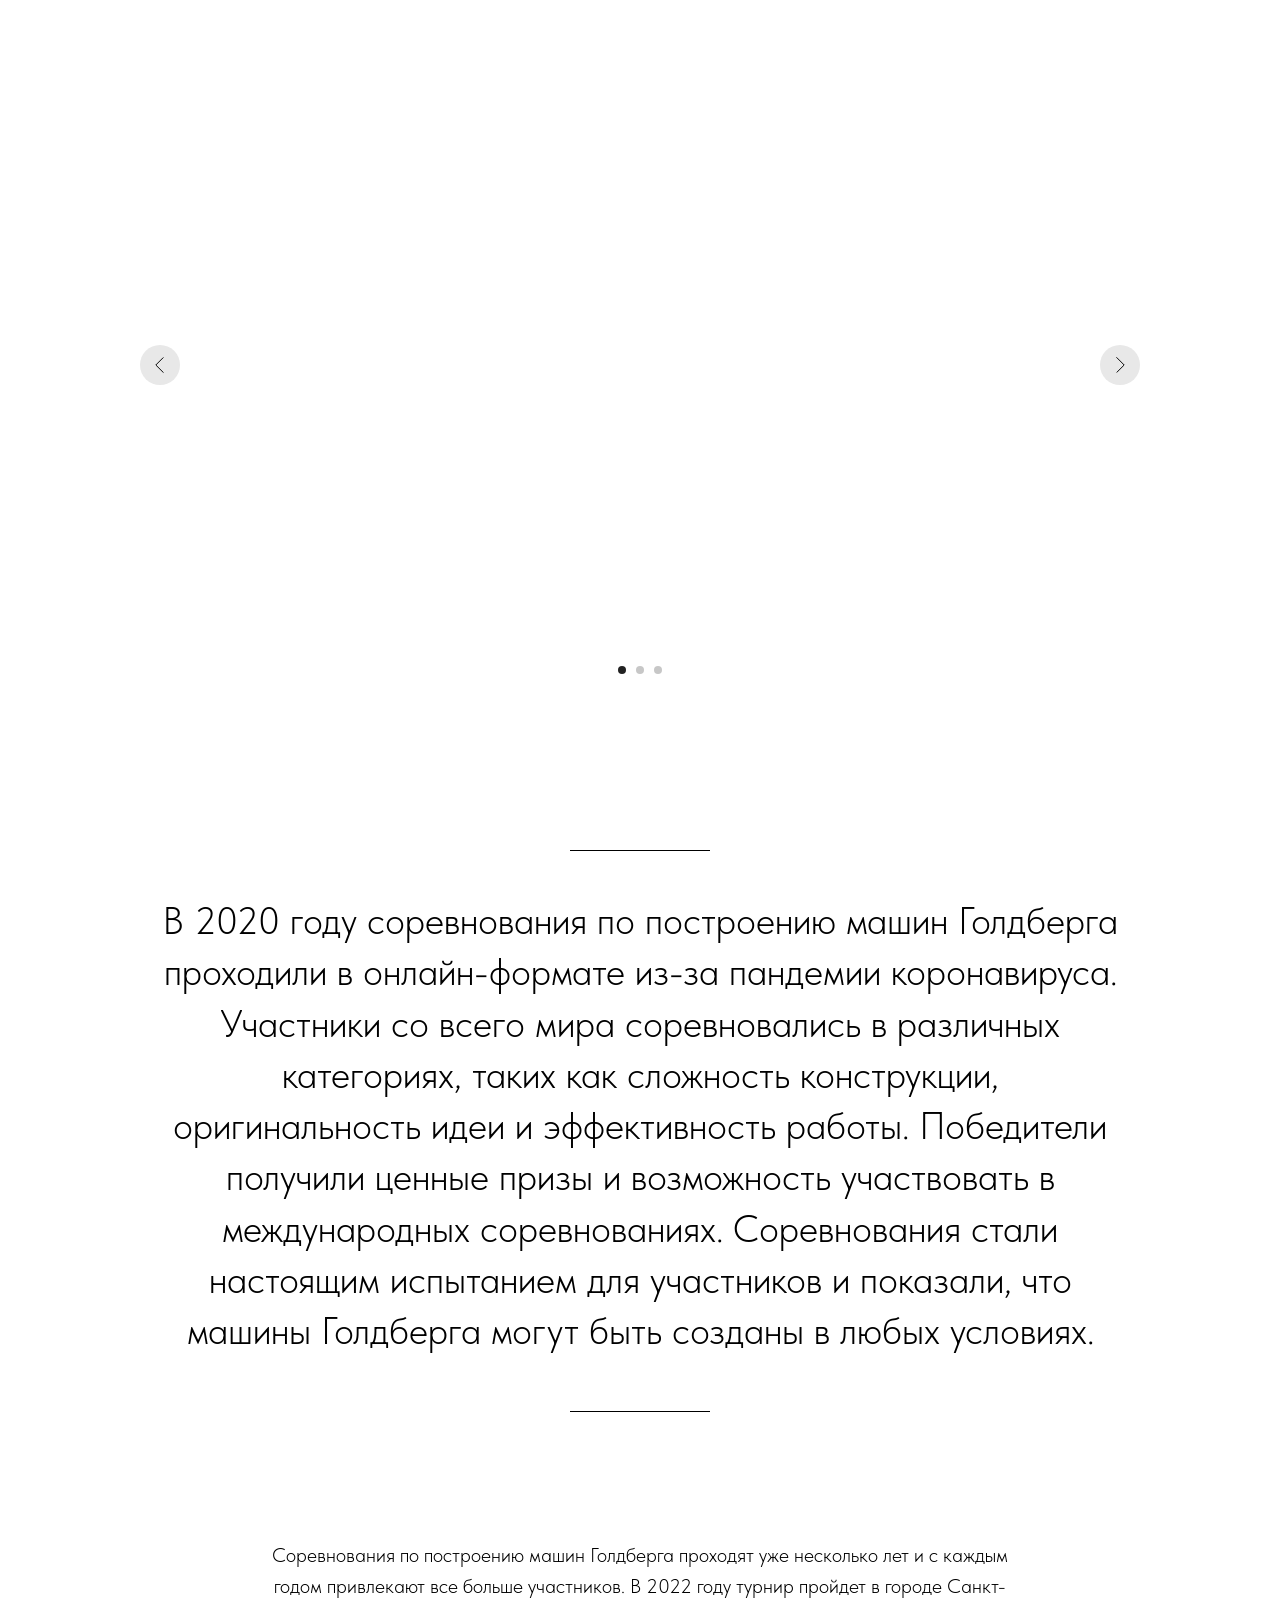
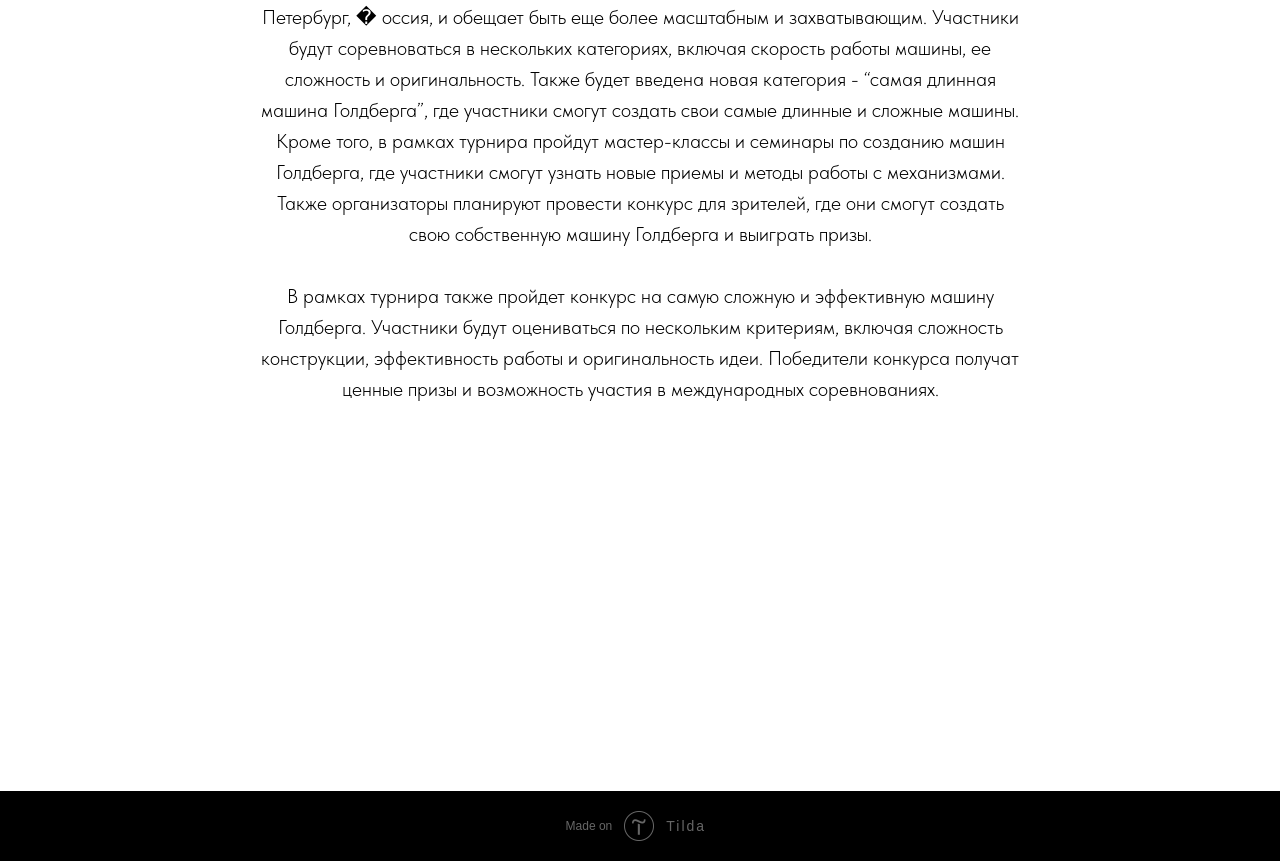
<file: yeti_cup_site_info/2020.html>
<!DOCTYPE html><html><head><meta charset="utf-8"><meta name="viewport" content="width=device-width, initial-scale=1.0"> <!--metatextblock--><title>2020</title><meta property="og:url" content="http://project8172129.tilda.ws/page41506377.html"><meta property="og:title" content="2020"><meta property="og:description" content=""><meta property="og:type" content="website"><meta property="og:image" content="images/2020_3.jpg"><link rel="canonical" href="http://project8172129.tilda.ws/page41506377.html"><!--/metatextblock--><meta name="format-detection" content="telephone=no"><meta http-equiv="x-dns-prefetch-control" content="on"><link rel="dns-prefetch" href="https://ws.tildacdn.com"><link rel="dns-prefetch" href="https://static.tildacdn.info"><link rel="shortcut icon" href="tildafavicon.ico" type="image/x-icon"><!-- Assets --><script src="js/tilda-fallback-1.0.min.js" async="" charset="utf-8"></script><link rel="stylesheet" href="css/tilda-grid-3.0.min.css" type="text/css" media="all" onerror="this.loaderr='y';"><link rel="stylesheet" href="css/tilda-blocks-page41506377.min.css" type="text/css" media="all" onerror="this.loaderr='y';"><link rel="stylesheet" href="css/tilda-slds-1.4.min.css" type="text/css" media="print" onload="this.media='all';" onerror="this.loaderr='y';"><noscript><link rel="stylesheet" href="https://static.tildacdn.info/css/tilda-slds-1.4.min.css" type="text/css" media="all" /></noscript><link rel="stylesheet" href="css/fonts-tildasans.css" type="text/css" media="all" onerror="this.loaderr='y';"><script nomodule="" src="js/tilda-polyfill-1.0.min.js" charset="utf-8"></script><script type="text/javascript">function t_onReady(func) {
if (document.readyState != 'loading') {
func();
} else {
document.addEventListener('DOMContentLoaded', func);
}
}
function t_onFuncLoad(funcName, okFunc, time) {
if (typeof window[funcName] === 'function') {
okFunc();
} else {
setTimeout(function() {
t_onFuncLoad(funcName, okFunc, time);
},(time || 100));
}
}</script><script src="js/tilda-scripts-3.0.min.js" charset="utf-8" defer="" onerror="this.loaderr='y';"></script><script src="js/tilda-blocks-page41506377.min.js" charset="utf-8" async="" onerror="this.loaderr='y';"></script><script src="js/tilda-lazyload-1.0.min.js" charset="utf-8" async="" onerror="this.loaderr='y';"></script><script src="js/tilda-slds-1.4.min.js" charset="utf-8" async="" onerror="this.loaderr='y';"></script><script src="js/hammer.min.js" charset="utf-8" async="" onerror="this.loaderr='y';"></script><script src="js/tilda-events-1.0.min.js" charset="utf-8" async="" onerror="this.loaderr='y';"></script><script type="text/javascript">window.dataLayer = window.dataLayer || [];</script><script type="text/javascript">(function () {
if((/bot|google|yandex|baidu|bing|msn|duckduckbot|teoma|slurp|crawler|spider|robot|crawling|facebook/i.test(navigator.userAgent))===false && typeof(sessionStorage)!='undefined' && sessionStorage.getItem('visited')!=='y' && document.visibilityState){
var style=document.createElement('style');
style.type='text/css';
style.innerHTML='@media screen and (min-width: 980px) {.t-records {opacity: 0;}.t-records_animated {-webkit-transition: opacity ease-in-out .2s;-moz-transition: opacity ease-in-out .2s;-o-transition: opacity ease-in-out .2s;transition: opacity ease-in-out .2s;}.t-records.t-records_visible {opacity: 1;}}';
document.getElementsByTagName('head')[0].appendChild(style);
function t_setvisRecs(){
var alr=document.querySelectorAll('.t-records');
Array.prototype.forEach.call(alr, function(el) {
el.classList.add("t-records_animated");
});
setTimeout(function () {
Array.prototype.forEach.call(alr, function(el) {
el.classList.add("t-records_visible");
});
sessionStorage.setItem("visited", "y");
}, 400);
} 
document.addEventListener('DOMContentLoaded', t_setvisRecs);
}
})();</script><style type="text/css">@media screen and (min-width: 980px) {.t-records {opacity: 0;}.t-records_animated {-webkit-transition: opacity ease-in-out .2s;-moz-transition: opacity ease-in-out .2s;-o-transition: opacity ease-in-out .2s;transition: opacity ease-in-out .2s;}.t-records.t-records_visible {opacity: 1;}}</style></head><body class="t-body" style="margin:0;"><!--allrecords--><div id="allrecords" class="t-records t-records_animated t-records_visible" data-hook="blocks-collection-content-node" data-tilda-project-id="8172129" data-tilda-page-id="41506377" data-tilda-formskey="a205ce71f16365f548be2d7f18172129" data-tilda-cookie="no" data-tilda-lazy="yes"><div id="rec670988682" class="r t-rec t-rec_pt_90 t-rec_pb_90" style="padding-top:90px;padding-bottom:90px; " data-animationappear="off" data-record-type="670"><!-- t670 --><div class="t670"><div class="t-slds" style="visibility: hidden;"><div class="t-container t-slds__main"><ul class="t-slds__arrow_container t-slds__arrow_container-outside"><li class="t-slds__arrow_wrapper t-slds__arrow_wrapper-left" data-slide-direction="left"><button type="button" class="t-slds__arrow t-slds__arrow-left t-slds__arrow-withbg" aria-controls="carousel_670988682" aria-disabled="false" aria-label="Предыдущий слайд" style="width: 40px; height: 40px;background-color: rgba(232,232,232,1);"><div class="t-slds__arrow_body t-slds__arrow_body-left" style="width: 9px;"><svg role="presentation" focusable="false" style="display: block" viewBox="0 0 9.3 17" xmlns="http://www.w3.org/2000/svg" xmlns:xlink="http://www.w3.org/1999/xlink"><polyline fill="none" stroke="#000000" stroke-linejoin="butt" stroke-linecap="butt" stroke-width="1" points="0.5,0.5 8.5,8.5 0.5,16.5"></polyline></svg></div></button></li><li class="t-slds__arrow_wrapper t-slds__arrow_wrapper-right" data-slide-direction="right"><button type="button" class="t-slds__arrow t-slds__arrow-right t-slds__arrow-withbg" aria-controls="carousel_670988682" aria-disabled="false" aria-label="Следующий слайд" style="width: 40px; height: 40px;background-color: rgba(232,232,232,1);"><div class="t-slds__arrow_body t-slds__arrow_body-right" style="width: 9px;"><svg role="presentation" focusable="false" style="display: block" viewBox="0 0 9.3 17" xmlns="http://www.w3.org/2000/svg" xmlns:xlink="http://www.w3.org/1999/xlink"><polyline fill="none" stroke="#000000" stroke-linejoin="butt" stroke-linecap="butt" stroke-width="1" points="0.5,0.5 8.5,8.5 0.5,16.5"></polyline></svg></div></button></li> </ul><div class="t-slds__container t-width t-width_9 t-margin_auto"><div class="t-slds__items-wrapper t-slds__witharrows t-slds_animated-none" id="carousel_670988682" data-slider-transition="300" data-slider-with-cycle="true" data-slider-correct-height="true" data-auto-correct-mobile-width="false" data-slider-arrows-nearpic="yes" aria-roledescription="carousel" aria-live="off"><div class="t-slds__item t-slds__item_active" data-slide-index="1" role="group" aria-roledescription="slide" aria-hidden="false" aria-label="1 из 3"><div class="t-width t-width_9 t-margin_auto" itemscope="" itemtype="http://schema.org/ImageObject"><div class="t-slds__wrapper t-align_center"><meta itemprop="image" content="https://static.tildacdn.info/tild3663-3663-4561-a232-383936386630/2020.jpg"> <div class="t670__imgwrapper" bgimgfield="gi_img__0"><div class="t-slds__bgimg t-bgimg" data-original="https://static.tildacdn.info/tild3663-3663-4561-a232-383936386630/2020.jpg" style="background-image: url('images/2020_1.jpg');"></div><div class="t670__separator" data-slider-image-width="860" data-slider-image-height="550"></div></div></div></div></div><div class="t-slds__item" data-slide-index="2" role="group" aria-roledescription="slide" aria-hidden="false" aria-label="2 из 3"><div class="t-width t-width_9 t-margin_auto" itemscope="" itemtype="http://schema.org/ImageObject"><div class="t-slds__wrapper t-align_center"><meta itemprop="image" content="https://static.tildacdn.info/tild3431-6537-4931-a563-383930626634/2020.jpg"> <div class="t670__imgwrapper" bgimgfield="gi_img__1"><div class="t-slds__bgimg t-bgimg" data-original="https://static.tildacdn.info/tild3431-6537-4931-a563-383930626634/2020.jpg" style="background-image: url('images/2020.jpg');"></div><div class="t670__separator" data-slider-image-width="860" data-slider-image-height="550"></div></div></div></div></div><div class="t-slds__item" data-slide-index="3" role="group" aria-roledescription="slide" aria-hidden="false" aria-label="3 из 3"><div class="t-width t-width_9 t-margin_auto" itemscope="" itemtype="http://schema.org/ImageObject"><div class="t-slds__wrapper t-align_center"><meta itemprop="image" content="https://static.tildacdn.info/tild3833-3736-4438-b234-653033306534/2020.jpg"> <div class="t670__imgwrapper" bgimgfield="gi_img__2"><div class="t-slds__bgimg t-bgimg" data-original="https://static.tildacdn.info/tild3833-3736-4438-b234-653033306534/2020.jpg" style="background-image: url('images/2020_2.jpg');"></div><div class="t670__separator" data-slider-image-width="860" data-slider-image-height="550"></div></div></div></div></div></div></div><ul class="t-slds__bullet_wrapper"><li class="t-slds__bullet t-slds__bullet_active" data-slide-bullet-for="1"><button type="button" class="t-slds__bullet_body" aria-label="Перейти к слайду 1" aria-current="true" style="background-color: #c7c7c7;"></button></li><li class="t-slds__bullet " data-slide-bullet-for="2"><button type="button" class="t-slds__bullet_body" aria-label="Перейти к слайду 2" style="background-color: #c7c7c7;"></button></li><li class="t-slds__bullet " data-slide-bullet-for="3"><button type="button" class="t-slds__bullet_body" aria-label="Перейти к слайду 3" style="background-color: #c7c7c7;"></button></li></ul><div class="t-slds__caption__container"></div></div></div></div><script>t_onReady(function () {
setTimeout(function () {
t_onFuncLoad('t670_init', function () {
t670_init('670988682');
});
t_onFuncLoad('t_sldsInit', function () {
t_sldsInit('670988682');
});
}, 500);
var rec = document.querySelector('#rec670988682');
if (rec) {
var wrapper = rec.querySelector('.t670');
if (wrapper) {
wrapper.addEventListener('displayChanged', function () {
t_onFuncLoad('t_slds_updateSlider', function () {
t_slds_updateSlider('670988682');
});
t_onFuncLoad('t_slds_positionArrows', function () {
t_slds_positionArrows('670988682');
});
});
}
}
});</script><style>#rec670988682 .t-slds__bullet_active .t-slds__bullet_body {
background-color: #222 !important;
}
#rec670988682 .t-slds__bullet:hover .t-slds__bullet_body {
background-color: #222 !important;
}</style></div><div id="rec670988726" class="r t-rec t-rec_pt_60 t-rec_pb_60" style="padding-top:60px;padding-bottom:60px; " data-record-type="36"><!-- T021 --><div class="t021"><div class="t-container"><div class="t-row"><div class="t-col t-col_2 t-prefix_5"><div class="t021__line"></div></div></div><div class="t-row"><div class="t-col t-col_10 t-prefix_1"><div class="t021__text-impact t-text-impact t-text-impact_md" field="text">В 2020 году соревнования по построению машин Голдберга проходили в онлайн-формате из-за пандемии коронавируса. Участники со всего мира соревновались в различных категориях, таких как сложность конструкции, оригинальность идеи и эффективность работы. Победители получили ценные призы и возможность участвовать в международных соревнованиях. Соревнования стали настоящим испытанием для участников и показали, что машины Голдберга могут быть созданы в любых условиях.</div></div></div><div class="t-row"><div class="t-col t-col_2 t-prefix_5"><div class="t021__line"></div></div></div></div></div></div><div id="rec670988794" class="r t-rec t-rec_pt_60 t-rec_pb_60" style="padding-top:60px;padding-bottom:60px; " data-record-type="106"><!-- T004 --><div class="t004"><div class="t-container "><div class="t-col t-col_8 t-prefix_2"><div field="text" class="t-text t-text_md "><p style="text-align: center;">Соревнования по построению машин Голдберга проходят уже несколько лет и с каждым годом привлекают все больше участников. В 2022 году турнир пройдет в городе Санкт-Петербург, �&nbsp;оссия, и обещает быть еще более масштабным и захватывающим. Участники будут соревноваться в нескольких категориях, включая скорость работы машины, ее сложность и оригинальность. Также будет введена новая категория - “самая длинная машина Голдберга”, где участники смогут создать свои самые длинные и сложные машины.</p><p style="text-align: center;">Кроме того, в рамках турнира пройдут мастер-классы и семинары по созданию машин Голдберга, где участники смогут узнать новые приемы и методы работы с механизмами. Также организаторы планируют провести конкурс для зрителей, где они смогут создать свою собственную машину Голдберга и выиграть призы.</p><br><p style="text-align: center;">В рамках турнира также пройдет конкурс на самую сложную и эффективную машину Голдберга. Участники будут оцениваться по нескольким критериям, включая сложность конструкции, эффективность работы и оригинальность идеи. Победители конкурса получат ценные призы и возможность участия в международных соревнованиях.</p></div></div></div></div></div><div id="rec670992635" class="r t-rec t-rec_pt_60 t-rec_pb_60" style="padding-top:60px;padding-bottom:60px; " data-record-type="106"><!-- T004 --><div class="t004"><div class="t-container "><div class="t-col t-col_8 t-prefix_2"><div field="text" class="t-text t-text_md "><p style="text-align: center;">В 2023 году пройдут соревнования по построению машин Голдберга среди школьников. Участники будут разделены на несколько возрастных категорий, чтобы каждый мог продемонстрировать свои навыки и знания. Соревнования будут проводиться в несколько этапов, начиная с создания простой машины и заканчивая созданием сложной машины с множеством шагов. Победители получат призы и возможность принять участие в более крупных соревнованиях.</p></div></div></div></div></div></div><!--/allrecords--><!-- Tilda copyright. Don't remove this line --><div class="t-tildalabel " id="tildacopy" data-tilda-sign="8172129#41506377"><a href="https://tilda.cc/?upm=8172129" class="t-tildalabel__link"><div class="t-tildalabel__wrapper"><div class="t-tildalabel__txtleft">Made on </div><div class="t-tildalabel__wrapimg"><img src="images/tildacopy.png" class="t-tildalabel__img" fetchpriority="low" alt=""></div><div class="t-tildalabel__txtright">Tilda</div></div></a></div><!-- Stat --><script type="text/javascript">if (! window.mainTracker) { window.mainTracker = 'tilda'; }
window.tildastatcookie='no'; 
setTimeout(function(){ (function (d, w, k, o, g) { var n=d.getElementsByTagName(o)[0],s=d.createElement(o),f=function(){n.parentNode.insertBefore(s,n);}; s.type = "text/javascript"; s.async = true; s.key = k; s.id = "tildastatscript"; s.src=g; if (w.opera=="[object Opera]") {d.addEventListener("DOMContentLoaded", f, false);} else { f(); } })(document, window, '0d71f5b765bf102b8aa8d994335c32e3','script','https://static.tildacdn.info/js/tilda-stat-1.0.min.js');
}, 2000); </script></body></html>
</file>
<file: yeti_cup_site_info/css/fonts-tildasans.css>
@font-face {
  font-family: 'TildaSans';
  font-style: normal;
  font-weight: 250 1000;
  src: url('../fonts/TildaSans-VF.woff2') format('woff2-variations'),
       url('../fonts/TildaSans-VF.woff') format('woff-variations');     
}
@font-face {
  font-family: 'TildaSans';
  font-style: normal;
  font-weight: 300;
  src: url('../fonts/TildaSans-Light.eot');
  src: url('../fonts/TildaSans-Light.eot#iefix') format('embedded-opentype'),
       url('../fonts/TildaSans-VF.woff2') format('woff2-variations'),
       url('../fonts/TildaSans-VF.woff') format('woff-variations'),
       url('../fonts/TildaSans-Light.woff2') format('woff2'),
       url('../fonts/TildaSans-Light.woff') format('woff');
}
@font-face {
  font-family: 'TildaSans';
  font-style: normal;
  font-weight: 400;
  src: url('../fonts/TildaSans-Regular.eot');
  src: url('../fonts/TildaSans-Regular.eot#iefix') format('embedded-opentype'),
       url('../fonts/TildaSans-VF.woff2') format('woff2-variations'),
       url('../fonts/TildaSans-VF.woff') format('woff-variations'),  
       url('../fonts/TildaSans-Regular.woff2') format('woff2'),
       url('../fonts/TildaSans-Regular.woff') format('woff');
}
@font-face {
  font-family: 'TildaSans';
  font-style: normal;
  font-weight: 500;
  src: url('../fonts/TildaSans-Medium.eot');
  src: url('../fonts/TildaSans-Medium.eot#iefix') format('embedded-opentype'),
       url('../fonts/TildaSans-VF.woff2') format('woff2-variations'),
       url('../fonts/TildaSans-VF.woff') format('woff-variations'),  
       url('../fonts/TildaSans-Medium.woff2') format('woff2'),
       url('../fonts/TildaSans-Medium.woff') format('woff');
}
@font-face {
  font-family: 'TildaSans';
  font-style: normal;
  font-weight: 600;
  src: url('../fonts/TildaSans-Semibold.eot');
  src: url('../fonts/TildaSans-Semibold.eot#iefix') format('embedded-opentype'),
       url('../fonts/TildaSans-VF.woff2') format('woff2-variations'),
       url('../fonts/TildaSans-VF.woff') format('woff-variations'),  
       url('../fonts/TildaSans-Semibold.woff2') format('woff2'),
       url('../fonts/TildaSans-Semibold.woff') format('woff');
}
@font-face {
  font-family: 'TildaSans';
  font-style: normal;
  font-weight: 700;
  src: url('../fonts/TildaSans-Bold.eot');
  src: url('../fonts/TildaSans-Bold.eot#iefix') format('embedded-opentype'),
       url('../fonts/TildaSans-VF.woff2') format('woff2-variations'),
       url('../fonts/TildaSans-VF.woff') format('woff-variations'),  
       url('../fonts/TildaSans-Bold.woff2') format('woff2'),
       url('../fonts/TildaSans-Bold.woff') format('woff');
}
@font-face {
  font-family: 'TildaSans';
  font-style: normal;
  font-weight: 800;
  src: url('../fonts/TildaSans-Extrabold.eot');
  src: url('../fonts/TildaSans-Extrabold.eot#iefix') format('embedded-opentype'),
       url('../fonts/TildaSans-VF.woff2') format('woff2-variations'),
       url('../fonts/TildaSans-VF.woff') format('woff-variations'),  
       url('../fonts/TildaSans-Extrabold.woff2') format('woff2'),
       url('../fonts/TildaSans-Extrabold.woff') format('woff');
}
@font-face {
  font-family: 'TildaSans';
  font-style: normal;
  font-weight: 900;
  src: url('../fonts/TildaSans-Black.eot');
  src: url('../fonts/TildaSans-Black.eot#iefix') format('embedded-opentype'),
       url('../fonts/TildaSans-VF.woff2') format('woff2-variations'),
       url('../fonts/TildaSans-VF.woff') format('woff-variations'),  
       url('../fonts/TildaSans-Black.woff2') format('woff2'),
       url('../fonts/TildaSans-Black.woff') format('woff');
}
</file>
<file: yeti_cup_site_info/css/tilda-grid-3.0.min.css>
*,*:before,*:after{-webkit-box-sizing:content-box;-moz-box-sizing:content-box;box-sizing:content-box}div,span,h1,h2,h3,h4,h5,h6,p,blockquote,pre,a,code,img,b,u,i,center,table,tr,th,td,video{margin:0;padding:0;border:0}sup{line-height:0;font-size:smaller;vertical-align:super}sub{line-height:0;font-size:smaller;vertical-align:sub}.t-clear{clear:both}.t-row{margin:0}.t-container{margin-left:auto;margin-right:auto;width:100%;max-width:1200px;padding:0}.t-container.flexx{display:-webkit-box;display:-moz-box;display:-ms-flexbox;display:-webkit-flex;display:flex}.t-container_flex{display:-webkit-box;display:-moz-box;display:-ms-flexbox;display:-webkit-flex;display:flex}.t-container_100{width:100%;padding:0}.t-container_10{margin-left:auto;margin-right:auto;width:100%;max-width:1000px;padding:0}.t-container_8{margin-left:auto;margin-right:auto;width:100%;max-width:800px;padding:0}.t-container:before,.t-container:after,.t-container_10:before,.t-container_10:after,.t-container_8:before,.t-container_8:after,.t-container_100:before,.t-container_100:after{display:table;content:" ";width:0}.t-container:after,.t-container_10:after,.t-container_8:after,.t-container_100:after{clear:both}.t-col{display:inline;float:left;margin-left:20px;margin-right:20px;width:100%}.t-col.flexx{align-items:stretch;height:inherit;margin-top:auto;margin-bottom:auto}.t-col_flex{align-items:stretch;height:inherit;margin-top:auto;margin-bottom:auto}.t-col_1{max-width:60px}.t-col_2{max-width:160px}.t-col_3{max-width:260px}.t-col_4{max-width:360px}.t-col_5{max-width:460px}.t-col_6{max-width:560px}.t-col_7{max-width:660px}.t-col_8{max-width:760px}.t-col_9{max-width:860px}.t-col_10{max-width:960px}.t-col_11{max-width:1060px}.t-col_12{max-width:1160px}.t-col_100{max-width:100vw}.t-prefix_1{padding-left:100px}.t-prefix_2{padding-left:200px}.t-prefix_3{padding-left:300px}.t-prefix_4{padding-left:400px}.t-prefix_5{padding-left:500px}.t-prefix_6{padding-left:600px}.t-prefix_7{padding-left:700px}.t-prefix_8{padding-left:800px}.t-prefix_9{padding-left:900px}.t-prefix_10{padding-left:1000px}.t-prefix_11{padding-left:1100px}.t-prefix_12{padding-left:1200px}.t-width{width:100%}.t-width_1{max-width:60px}.t-width_2{max-width:160px}.t-width_3{max-width:260px}.t-width_4{max-width:360px}.t-width_5{max-width:460px}.t-width_6{max-width:560px}.t-width_7{max-width:660px}.t-width_8{max-width:760px}.t-width_9{max-width:860px}.t-width_10{max-width:960px}.t-width_11{max-width:1060px}.t-width_12{max-width:1160px}.t-width_100{max-width:100%}.t-cell{display:table-cell;vertical-align:middle;height:100%;margin-left:0;margin-right:0}.t-cell_25{width:25vw}.t-cell_33{width:33.3333333vw}.t-cell_50{width:50vw}.t-cell_100{width:100vw}@media screen and (max-width:1200px){.t-container{max-width:960px;padding:0}.t-container_10{max-width:780px}.t-container_8{max-width:640px}.t-col{display:inline;float:left;margin-left:10px;margin-right:10px;width:100%}.t-col_1{max-width:60px}.t-col_2{max-width:140px}.t-col_3{max-width:220px}.t-col_4{max-width:300px}.t-col_5{max-width:380px}.t-col_6{max-width:460px}.t-col_7{max-width:540px}.t-col_8{max-width:620px}.t-col_9{max-width:700px}.t-col_10{max-width:780px}.t-col_11{max-width:860px}.t-col_12{max-width:940px}.t-prefix_1{padding-left:80px}.t-prefix_2{padding-left:160px}.t-prefix_3{padding-left:240px}.t-prefix_4{padding-left:320px}.t-prefix_5{padding-left:400px}.t-prefix_6{padding-left:480px}.t-prefix_7{padding-left:560px}.t-prefix_8{padding-left:640px}.t-prefix_9{padding-left:720px}.t-prefix_10{padding-left:800px}.t-prefix_11{padding-left:880px}.t-prefix_12{padding-left:960px}.t-width_1{max-width:60px}.t-width_2{max-width:140px}.t-width_3{max-width:220px}.t-width_4{max-width:300px}.t-width_5{max-width:380px}.t-width_6{max-width:460px}.t-width_7{max-width:540px}.t-width_8{max-width:620px}.t-width_9{max-width:700px}.t-width_10{max-width:780px}.t-width_11{max-width:860px}.t-width_12{max-width:940px}.t-width_100{max-width:100%}}@media screen and (max-width:960px){.t-container{max-width:640px}.t-container.flexx{display:block}.t-container_flex{display:block}.t-col{display:block;float:none;padding-left:20px;padding-right:20px;margin:0;width:100%;max-width:100%;box-sizing:border-box}.t-col_1,.t-col_2,.t-col_3,.t-col_4,.t-col_5,.t-col_6,.t-col_7,.t-col_8,.t-col_9,.t-col_10,.t-col_11,.t-col_12{width:100%;max-width:100%}.t-prefix_1,.t-prefix_2,.t-prefix_3,.t-prefix_4,.t-prefix_5,.t-prefix_6,.t-prefix_7,.t-prefix_8,.t-prefix_9,.t-prefix_10,.t-prefix_11,.t-prefix_12{padding-left:none}}
</file>
<file: yeti_cup_site_info/css/tilda-blocks-page41505426.min.css>
.csssize{height:5306px}.t-body{margin:0}#allrecords{-webkit-font-smoothing:antialiased;background-color:none}#allrecords a{color:#ff8562;text-decoration:none}#allrecords a,#allrecords button,#allrecords .t-radio,#allrecords .t-checkbox,#allrecords .t-img-select{outline:none}#allrecords a:focus-visible,#allrecords button:focus-visible,#allrecords .t-focusable,#allrecords .t-focusable .t-btn,#allrecords .t-focusable .t-btntext,#allrecords .t-img-select:focus-visible+.t-img-select__indicator,#allrecords .t-img-select:focus-visible+.t-img-select__indicator:after,#allrecords .t-radio:focus-visible+.t-radio__indicator,#allrecords .t-checkbox:focus-visible+.t-checkbox__indicator{outline-color:#2015FF;outline-offset:4px;outline-style:auto}#allrecords .t-descr a:focus-visible,#allrecords .t-sociallinks a:focus-visible,#allrecords .ya-share2__link:focus-visible{outline-offset:2px}#allrecords a[href^=tel]{color:inherit;text-decoration:none}#allrecords ol{padding-left:22px}#allrecords ul{padding-left:20px}#allrecords b,#allrecords strong{font-weight:700}@media print{body,html{min-width:1200px;max-width:1200px;padding:0;margin:0 auto;border:none}}.t-records{-webkit-font_smoothing:antialiased;background-color:none}.t-records a{color:#ff8562;text-decoration:none}.t-records a[href^=tel]{color:inherit;text-decoration:none}.t-records ol{padding-left:22px;margin-top:0;margin-bottom:10px}.t-records ul{padding-left:20px;margin-top:0;margin-bottom:10px}.t-mbfix{opacity:.01;-webkit-transform:translateX(0);-ms-transform:translateX(0);transform:translateX(0);position:fixed;width:100%;height:500px;background-color:white;top:0;left:0;z-index:10000;-webkit-transition:all 0.1s ease;transition:all 0.1s ease}.t-mbfix_hide{-webkit-transform:translateX(3000px);-ms-transform:translateX(3000px);transform:translateX(3000px)}img:not([src]){visibility:hidden}.t-body_scroll-locked{position:fixed;left:0;width:100%;height:100%;overflow:hidden}.r_anim{-webkit-transition:opacity 0.5s;transition:opacity 0.5s}.r_hidden{opacity:0}.r_showed{opacity:1}.t-text{font-family:'TildaSans',Arial,sans-serif;font-weight:300;color:#000000}.t-text_md{font-size:20px;line-height:1.55}.t-title{font-family:'TildaSans',Arial,sans-serif;font-weight:600;color:#000000}.t-title_md{font-size:52px;line-height:1.23}.t-descr{font-family:'TildaSans',Arial,sans-serif;font-weight:300;color:#000000}.t-descr_lg{font-size:22px;line-height:1.55}.t-btn{display:inline-block;font-family:'TildaSans',Arial,sans-serif;border:0 none;text-align:center;white-space:nowrap;vertical-align:middle;font-weight:700;background-image:none;cursor:pointer;-webkit-appearance:none;-webkit-user-select:none;-moz-user-select:none;-ms-user-select:none;-o-user-select:none;user-select:none;-webkit-box-sizing:border-box;-moz-box-sizing:border-box;box-sizing:border-box}.t-btn td{vertical-align:middle}.t-btn_sending{opacity:.5}.t-btn_md{height:60px;font-size:16px;padding-left:60px;padding-right:60px}.t-valign_middle{vertical-align:middle}.t-tildalabel{background-color:#000;color:#fff;width:100%;height:70px;font-family:Arial;font-size:14px}.t-tildalabel:hover .t-tildalabel__wrapper{opacity:1}.t-tildalabel__wrapper{display:table;height:30px;width:270px;margin:0 auto;padding-top:20px;opacity:.4}.t-tildalabel__txtleft{display:table-cell;width:120px;height:30px;vertical-align:middle;text-align:right;padding-right:12px;font-weight:300;font-size:12px}.t-tildalabel__wrapimg{display:table-cell;width:30px;height:30px;vertical-align:middle}.t-tildalabel__img{width:30px;height:30px;vertical-align:middle}.t-tildalabel__txtright{display:table-cell;width:120px;height:30px;vertical-align:middle;padding-left:12px;font-weight:500;letter-spacing:2px}.t-tildalabel__link{color:#fff;text-decoration:none;vertical-align:middle}.t-rec_pt_60{padding-top:60px}.t-rec_pt_90{padding-top:90px}.t-rec_pb_60{padding-bottom:60px}.t-rec_pb_90{padding-bottom:90px}@media screen and (max-width:1200px){.t-text_md{font-size:18px}.t-descr_lg{font-size:20px}.t-title_md{font-size:48px}}@media screen and (max-width:640px){.t-text_md{font-size:16px;line-height:1.45}.t-descr_lg{font-size:18px;line-height:1.45}.t-title_md{font-size:30px}.t-btn{white-space:normal}.t-btn_md{padding-left:30px;padding-right:30px}}@media screen and (max-width:480px){.t-rec_pt_60{padding-top:60px}.t-rec_pt_90{padding-top:90px}.t-rec_pb_60{padding-bottom:60px}.t-rec_pb_90{padding-bottom:90px}}.t032__wrapper{padding-top:42px;padding-bottom:42px}.t032__title{margin-bottom:50px;color:#fff}.t032__line{width:100%;height:1px;background-color:#fff}.t032__descr{margin-top:43px;margin-bottom:0;padding:0 50px;color:#fff}.t032__wrapper .t-col{display:block;float:none}@media screen and (max-width:960px){.t032__line{max-width:160px;margin:0 auto}}@media screen and (max-width:640px){.t032 .t-cover__wrapper{display:block;width:100%}.t032__title{padding:0 10px}.t032__descr{padding:0 10px}}.t004{padding-top:8px;padding-bottom:6px;position:relative}.t004__text-column-count_2{column-count:2;column-gap:40px;-moz-column-count:2;-moz-column-gap:40px;-webkit-column-count:2;-webkit-column-gap:40px}.t004__text-column-count_3{column-count:3;column-gap:40px;-moz-column-count:3;-moz-column-gap:40px;-webkit-column-count:3;-webkit-column-gap:40px}.t004__text-column-count_4{column-count:4;column-gap:40px;-moz-column-count:4;-moz-column-gap:40px;-webkit-column-count:4;-webkit-column-gap:40px}.t004__initial-letter::first-letter{font-size:100px;float:left;line-height:.65;margin:10px 10px 10px 0}.t004 table{border-collapse:collapse;font-size:1em;width:100%}.t004 table td,.t004 table th{padding:5px;border:1px solid #ddd;vertical-align:top}.t004 table thead td,.t004 table th{font-weight:700;border-bottom-color:#888}@media screen and (max-width:1200px){.t004__text-column-count_2,.t004__text-column-count_3,.t004__text-column-count_4{column-gap:20px;-moz-column-gap:20px;-webkit-column-gap:20px}}@media screen and (max-width:960px){.t004__text-column-count_2,.t004__text-column-count_3,.t004__text-column-count_4{column-count:1;column-gap:0;-moz-column-count:1;-moz-column-gap:0;-webkit-column-count:1;-webkit-column-gap:0}}@media screen and (max-width:640px){.t004 h1{font-size:28px;line-height:35px}}.t142 .t142__submit-overflowed{line-height:1.1!important}.t142 .t142__wrapone{position:relative}.t142 .t142__wraptwo{position:relative;z-index:1;text-align:center}.t142 .t142__submit{font-family:'TildaSans',Arial,sans-serif;text-align:center;border:0 none;font-size:16px;padding-left:60px;padding-right:60px;-webkit-appearance:none;font-weight:700;background:none;cursor:pointer;box-sizing:content-box;display:-webkit-inline-box;display:-ms-inline-flexbox;display:inline-flex;-webkit-box-align:center;-ms-flex-align:center;align-items:center;-webkit-box-pack:center;-ms-flex-pack:center;justify-content:center}.t142 .t142__submit_size_sm{height:40px;font-size:14px;padding-left:30px;padding-right:30px}.t142 .t142__submit_size_lg{height:60px;font-size:22px;padding-left:70px;padding-right:70px}.t142 .t142__submit_size_xl{height:80px;font-size:26px;padding-left:80px;padding-right:80px}.t142 .t142__submit_size_xxl{height:100px;line-height:100px;font-size:30px;padding-left:90px;padding-right:90px}@media screen and (max-width:640px){.t142__wraptwo{margin-left:20px;margin-right:20px}.t142 .t142__submit{white-space:normal;padding-left:30px;padding-right:30px;-webkit-border-radius:0}.t142 .t142__submit_size_lg,.t142 .t142__submit_size_xl,.t142 .t142__submit_size_xxl{height:60px;font-size:18px;padding-left:40px;padding-right:40px}}
</file>
<file: yeti_cup_site_info/css/tilda-animation-2.0.min.css>
.t396 .t-animate[data-animate-style='fadein'],.t396 .t-animate[data-animate-style='fadeinup'],.t396 .t-animate[data-animate-style='fadeindown'],.t396 .t-animate[data-animate-style='fadeinleft'],.t396 .t-animate[data-animate-style='fadeinright'],.t396 .t-animate[data-animate-style='zoomin'],.t396 .t-animate[data-animate-style='zoomout']{opacity:0}@media screen and (min-width:980px){.t-animate[data-animate-style='fadein'],.t-animate[data-animate-style='fadeinup'],.t-animate[data-animate-style='fadeindown'],.t-animate[data-animate-style='fadeinleft'],.t-animate[data-animate-style='fadeinright'],.t-animate[data-animate-style='zoomin'],.t-animate[data-animate-style='zoomout']{opacity:0;-webkit-transition-property:opacity,transform;transition-property:opacity,transform;-webkit-transition-duration:1s;transition-duration:1s;-webkit-transition-timing-function:cubic-bezier(.19,1,.22,1);transition-timing-function:cubic-bezier(.19,1,.22,1);-webkit-backface-visibility:hidden;backface-visibility:hidden}.t-title.t-animate{-webkit-transition-duration:1.2s;transition-duration:1.2s}.t-descr.t-animate,.t-uptitle.t-animate,.t-subtitle.t-animate,.t-text.t-animate{-webkit-transition-duration:0.7s;transition-duration:0.7s}.t-item.t-animate{-webkit-transition-duration:0.5s;transition-duration:0.5s}.t-animate_started[data-animate-style='fadein']{opacity:1}.t-animate[data-animate-style='fadeinup']{-webkit-transform:translate(0,100px);transform:translate(0,100px)}.t-animate_started[data-animate-style='fadeinup']{opacity:1;-webkit-transform:none;transform:none}.t-animate[data-animate-style='fadeindown']{-webkit-transform:translate(0,-100px);transform:translate(0,-100px)}.t-animate_started[data-animate-style='fadeindown']{opacity:1;-webkit-transform:none;transform:none}.t-animate[data-animate-style='fadeinleft']{-webkit-transform:translate(100px,0);transform:translate(100px,0)}.t-animate_started[data-animate-style='fadeinleft']{opacity:1;-webkit-transform:none;transform:none}.t-animate[data-animate-style='fadeinright']{-webkit-transform:translate(-100px,0);transform:translate(-100px,0)}.t-animate_started[data-animate-style='fadeinright']{opacity:1;-webkit-transform:none;transform:none}.t-animate[data-animate-style='zoomin']{-webkit-transform:scale(.9);transform:scale(.9)}.t-animate_started[data-animate-style='zoomin']{opacity:1;-webkit-transform:scale(1);transform:scale(1)}.t-animate[data-animate-style='zoomout']{-webkit-transform:scale(1.2);transform:scale(1.2)}.t-animate_started[data-animate-style='zoomout']{opacity:1;-webkit-transform:scale(1);transform:scale(1)}.t-animate_started[data-animate-distance],.t-animate_started[data-animate-scale]{-webkit-transform:none!important;transform:none!important}}
</file>
<file: yeti_cup_site_info/css/tilda-cover-1.0.min.css>
@-webkit-keyframes t-arrow-bottom{0%,to{-moz-transform:translateY(0);-ms-transform:translateY(0);-webkit-transform:translateY(0);-o-transform:translateY(0);transform:translateY(0)}50%,55%{-moz-transform:translateY(-7px);-ms-transform:translateY(-7px);-webkit-transform:translateY(-7px);-o-transform:translateY(-7px);transform:translateY(-7px)}}@keyframes t-arrow-bottom{0%,to{-moz-transform:translateY(0);-ms-transform:translateY(0);-webkit-transform:translateY(0);-o-transform:translateY(0);transform:translateY(0)}50%,55%{-moz-transform:translateY(-7px);-ms-transform:translateY(-7px);-webkit-transform:translateY(-7px);-o-transform:translateY(-7px);transform:translateY(-7px)}}.t-cover,.t-cover__carrier{height:700px;width:100%;background-size:cover;-webkit-background-size:cover;-moz-background-size:cover;-o-background-size:cover;background-repeat:no-repeat;background-position:center center;text-align:center;vertical-align:middle;position:relative;background-attachment:fixed}.t-cover{background-color:#000;overflow:hidden}.t-cover.t-cover__transparent{background-color:transparent}.t-cover__carrier{-moz-transform:unset}@supports (-ms-ime-align:auto){.t-cover__carrier{transform:unset}}.t-cover__carrier.loading{opacity:0}.t-cover__carrier[data-content-cover-bg=''].loading{opacity:1!important}.t-cover__carrier.loaded{opacity:1;transition:opacity 700ms}@media screen and (max-device-width:1024px){.t-cover,.t-cover__carrier{background-attachment:scroll}}@media print{.t-cover,.t-cover__carrier{background-attachment:scroll}}.t-cover__filter{height:700px;width:100%;position:absolute;top:0;left:0}.t-cover .t-container,.t-cover .t-container_10,.t-cover .t-container_100,.t-cover .t-container_8{position:absolute;top:0;left:0;bottom:0;right:0}.t-cover__wrapper{height:700px;display:table-cell;width:1200px}.t-cover__wrapper span.space{display:inline-block;height:100%;width:1px}@media screen and (max-width:640px){.t-cover{background-attachment:fixed}.t-cover__carrier{background-attachment:scroll!important;background-size:cover;background-position:center center}}.t-cover__arrow-wrapper_animated{animation:t-arrow-bottom 1.7s infinite ease}.t-cover__arrow{position:absolute;z-index:9;bottom:40px;right:0;left:0;text-align:center}.t-cover__arrow-wrapper{display:inline-block;-webkit-transition:all ease-in-out .2s;-moz-transition:all ease-in-out .2s;-o-transition:all ease-in-out .2s;transition:all ease-in-out .2s;cursor:pointer}.t-cover__arrow-wrapper:hover{opacity:.7}.t-cover__arrow-svg{fill:#fff}@media screen and (max-width:640px){.t-cover__arrow_mobile{-moz-transform:scale(.7);-ms-transform:scale(.7);-webkit-transform:scale(.7);-o-transform:scale(.7);transform:scale(.7)}.t-cover__arrow{bottom:14px}}
</file>
<file: yeti_cup_site_info/css/tilda-blocks-page41505482.min.css>
.csssize{height:4464px}.t-body{margin:0}#allrecords{-webkit-font-smoothing:antialiased;background-color:none}#allrecords a{color:#ff8562;text-decoration:none}#allrecords a,#allrecords button,#allrecords .t-radio,#allrecords .t-checkbox,#allrecords .t-img-select{outline:none}#allrecords a:focus-visible,#allrecords button:focus-visible,#allrecords .t-focusable,#allrecords .t-focusable .t-btn,#allrecords .t-focusable .t-btntext,#allrecords .t-img-select:focus-visible+.t-img-select__indicator,#allrecords .t-img-select:focus-visible+.t-img-select__indicator:after,#allrecords .t-radio:focus-visible+.t-radio__indicator,#allrecords .t-checkbox:focus-visible+.t-checkbox__indicator{outline-color:#2015FF;outline-offset:4px;outline-style:auto}#allrecords .t-descr a:focus-visible,#allrecords .t-sociallinks a:focus-visible,#allrecords .ya-share2__link:focus-visible{outline-offset:2px}#allrecords a[href^=tel]{color:inherit;text-decoration:none}#allrecords ol{padding-left:22px}#allrecords ul{padding-left:20px}#allrecords b,#allrecords strong{font-weight:700}@media print{body,html{min-width:1200px;max-width:1200px;padding:0;margin:0 auto;border:none}}.t-records{-webkit-font_smoothing:antialiased;background-color:none}.t-records a{color:#ff8562;text-decoration:none}.t-records a[href^=tel]{color:inherit;text-decoration:none}.t-records ol{padding-left:22px;margin-top:0;margin-bottom:10px}.t-records ul{padding-left:20px;margin-top:0;margin-bottom:10px}.t-mbfix{opacity:.01;-webkit-transform:translateX(0);-ms-transform:translateX(0);transform:translateX(0);position:fixed;width:100%;height:500px;background-color:white;top:0;left:0;z-index:10000;-webkit-transition:all 0.1s ease;transition:all 0.1s ease}.t-mbfix_hide{-webkit-transform:translateX(3000px);-ms-transform:translateX(3000px);transform:translateX(3000px)}img:not([src]){visibility:hidden}.t-body_scroll-locked{position:fixed;left:0;width:100%;height:100%;overflow:hidden}.r_anim{-webkit-transition:opacity 0.5s;transition:opacity 0.5s}.r_hidden{opacity:0}.r_showed{opacity:1}.t-text{font-family:'TildaSans',Arial,sans-serif;font-weight:300;color:#000000}.t-text_md{font-size:20px;line-height:1.55}.t-text-impact{font-family:'TildaSans',Arial,sans-serif;font-weight:300;color:#000000}.t-text-impact_md{font-size:38px;line-height:1.35}.t-align_center{text-align:center}.t-margin_auto{margin-left:auto;margin-right:auto}.t-tildalabel{background-color:#000;color:#fff;width:100%;height:70px;font-family:Arial;font-size:14px}.t-tildalabel:hover .t-tildalabel__wrapper{opacity:1}.t-tildalabel__wrapper{display:table;height:30px;width:270px;margin:0 auto;padding-top:20px;opacity:.4}.t-tildalabel__txtleft{display:table-cell;width:120px;height:30px;vertical-align:middle;text-align:right;padding-right:12px;font-weight:300;font-size:12px}.t-tildalabel__wrapimg{display:table-cell;width:30px;height:30px;vertical-align:middle}.t-tildalabel__img{width:30px;height:30px;vertical-align:middle}.t-tildalabel__txtright{display:table-cell;width:120px;height:30px;vertical-align:middle;padding-left:12px;font-weight:500;letter-spacing:2px}.t-tildalabel__link{color:#fff;text-decoration:none;vertical-align:middle}.t-rec_pt_60{padding-top:60px}.t-rec_pt_90{padding-top:90px}.t-rec_pb_60{padding-bottom:60px}.t-rec_pb_90{padding-bottom:90px}@media screen and (max-width:1200px){.t-text_md{font-size:18px}.t-text-impact_md{font-size:30px}}@media screen and (max-width:640px){.t-text_md{font-size:16px;line-height:1.45}.t-text-impact_md{font-size:26px}}@media screen and (max-width:480px){.t-rec_pt_60{padding-top:60px}.t-rec_pt_90{padding-top:90px}.t-rec_pb_60{padding-bottom:60px}.t-rec_pb_90{padding-bottom:90px}}.t670__imgwrapper{position:relative}.t670__imgwrapper .t-slds__bgimg{position:absolute;top:0;right:0;bottom:0;left:0}.t670__play{position:absolute;top:0;right:0;bottom:0;left:0;z-index:2}.t670__play_icon{position:absolute;left:0;right:0;top:50%;-moz-transform:translateY(-50%);-ms-transform:translateY(-50%);-webkit-transform:translateY(-50%);-o-transform:translateY(-50%);transform:translateY(-50%);width:80px;height:80px;margin:0 auto;padding:0;background-color:transparent;border:none;border-radius:50%;outline:none;-webkit-transition:transform ease-in-out .2s;-moz-transition:transform ease-in-out .2s;-o-transition:transform ease-in-out .2s;transition:transform ease-in-out .2s;cursor:pointer}.t670__play:hover .t670__play_icon{-moz-transform:translateY(-50%) scale(1.15);-ms-transform:translateY(-50%) scale(1.15);-webkit-transform:translateY(-50%) scale(1.15);-o-transform:translateY(-50%) scale(1.15);transform:translateY(-50%) scale(1.15)}.t670__play_icon:focus-visible{-moz-transform:translateY(-50%) scale(1.15);-ms-transform:translateY(-50%) scale(1.15);-webkit-transform:translateY(-50%) scale(1.15);-o-transform:translateY(-50%) scale(1.15);transform:translateY(-50%) scale(1.15)}.t670__frame{position:absolute;top:0;right:0;bottom:0;left:0;z-index:1}.t670__video{width:100%;height:100%}.t670 .t-slds__caption{display:none}.t670 .t-slds__caption.t-slds__caption-active{display:block}.t670 .t-slds__caption__container.t670__caption__container_none{margin-top:0}.t670 .t-slds__caption.t670__caption_margin{margin-top:16px}@media screen and (max-width:640px){.t670 .t-slds__wrapper{padding:0!important}}.t021__line{width:100%;max-width:140px;margin-left:auto;margin-right:auto;height:1px;background-color:#000000}.t021__text-impact{text-align:center;margin-top:44px;margin-bottom:54px}.t004{padding-top:8px;padding-bottom:6px;position:relative}.t004__text-column-count_2{column-count:2;column-gap:40px;-moz-column-count:2;-moz-column-gap:40px;-webkit-column-count:2;-webkit-column-gap:40px}.t004__text-column-count_3{column-count:3;column-gap:40px;-moz-column-count:3;-moz-column-gap:40px;-webkit-column-count:3;-webkit-column-gap:40px}.t004__text-column-count_4{column-count:4;column-gap:40px;-moz-column-count:4;-moz-column-gap:40px;-webkit-column-count:4;-webkit-column-gap:40px}.t004__initial-letter::first-letter{font-size:100px;float:left;line-height:.65;margin:10px 10px 10px 0}.t004 table{border-collapse:collapse;font-size:1em;width:100%}.t004 table td,.t004 table th{padding:5px;border:1px solid #ddd;vertical-align:top}.t004 table thead td,.t004 table th{font-weight:700;border-bottom-color:#888}@media screen and (max-width:1200px){.t004__text-column-count_2,.t004__text-column-count_3,.t004__text-column-count_4{column-gap:20px;-moz-column-gap:20px;-webkit-column-gap:20px}}@media screen and (max-width:960px){.t004__text-column-count_2,.t004__text-column-count_3,.t004__text-column-count_4{column-count:1;column-gap:0;-moz-column-count:1;-moz-column-gap:0;-webkit-column-count:1;-webkit-column-gap:0}}@media screen and (max-width:640px){.t004 h1{font-size:28px;line-height:35px}}
</file>
<file: yeti_cup_site_info/css/tilda-slds-1.4.min.css>
.t-slds{position:relative;overflow:hidden}.t-slds__bgimg{background-size:cover;background-repeat:no-repeat;background-position:center}.t-slds__bgimg-contain{background-size:contain}.t-slds__iframe{position:relative}.t-slds__iframe__body{position:absolute;top:0;right:0;bottom:0;left:0}.t-slds__img{display:block;width:100%}.t-slds__container{overflow:hidden;position:relative}.t-slds__items-wrapper{position:relative;overflow:hidden}.t-store__relevants-grid-cont.t-store__valign-buttons .t-slds__items-wrapper{display:-webkit-box;display:-ms-flexbox;display:flex}.t-slds__nocycle .t-slds__item:not(.js-feed-post):first-child,.t-slds__nocycle .t-slds__item:not(.js-feed-post):not(.t-slds__item_dummy):last-child{opacity:0!important}.t-slds__nocycle .t-slds__arrow_wrapper-left{display:none}.t-slds__items-wrapper:before,.t-slds__items-wrapper:after{content:'';display:table;clear:both}.t-slds_animated.t-slds_animated-fast,.t-slds_animated.t-slds_animated-none{-webkit-transition:height ease-in-out .3s,transform ease-in-out .3s;-moz-transition:height ease-in-out .3s,transform ease-in-out .3s;-o-transition:height ease-in-out .3s,transform ease-in-out .3s;transition:height ease-in-out .3s,transform ease-in-out .3s}.t-slds_animated.t-slds_animated-slow{-webkit-transition:height ease-in-out .5s,transform ease-in-out .5s;-moz-transition:height ease-in-out .5s,transform ease-in-out .5s;-o-transition:height ease-in-out .5s,transform ease-in-out .5s;transition:height ease-in-out .5s,transform ease-in-out .5s}.t-slds_animated.t-slds_animated-cancel{-webkit-transition:height ease-in-out .3s,transform 0s;-moz-transition:height ease-in-out .3s,transform 0s;-o-transition:height ease-in-out .3s,transform 0s;transition:height ease-in-out .3s,transform 0s}.t-slds__item{float:left;-webkit-backface-visibility:hidden;backface-visibility:hidden}#allrecords li.t-slds__item{list-style:none}.t-slds_ie .t-slds__item{display:none!important}.t-slds_ie .t-slds__item_active{display:block!important}.t-slds__item-innactive:not(.t-slds__item_active){display:block;height:1px}.t-slds__item-innactive:not(.t-slds__item_active) div{display:none}#allrecords ul.t-slds__arrow_container{margin:0 auto;padding-left:0}.t-slds__arrow_container-outside{position:absolute;margin:0 auto;top:0;left:0;right:0;width:100%}.t-slds__arrow_container.t-slds__arrow_container-outside{margin:0 auto;box-sizing:border-box}.t-slds__arrow_wrapper{position:absolute;top:0;bottom:0;width:1%;cursor:pointer;z-index:15;list-style:none;-webkit-transition:height ease-in-out .3s;-moz-transition:height ease-in-out .3s;-o-transition:height ease-in-out .3s;transition:height ease-in-out .3s}.t-slds__arrow_wrapper-left{left:0}.t-slds__arrow_wrapper-right{right:0}.t-slds__arrow{-moz-transform:translateY(-50%);-ms-transform:translateY(-50%);-webkit-transform:translateY(-50%);-o-transform:translateY(-50%);transform:translateY(-50%);position:absolute;top:50%;display:inline-block;padding:0;background-color:transparent;border:none;outline-offset:5px;cursor:pointer}@media screen and (max-width:640px){.t-store__relevants__container .t-slds__arrow{padding:20px}.t-store__relevants__container .t-slds__arrow-left{transform:translateY(-50%) translateX(-20px)}.t-store__relevants__container .t-slds__arrow-right{transform:translateY(-50%) translateX(20px)}.t-store__relevants__container .t-slds__arrow.t-slds__arrow-withbg{padding:0}.t-slds__arrow_wrapper{width:45px}}.t-slds__arrow-left{left:30px}.t-slds__arrow-right{right:30px}@media screen and (min-width:960px){.t-slds__arrow-nearpic .t-slds__arrow-left{right:40px;-moz-transform:translate(50%,-50%);-ms-transform:translate(50%,-50%);-webkit-transform:translate(50%,-50%);-o-transform:translate(50%,-50%);transform:translate(50%,-50%);left:auto}.t-slds__arrow-nearpic .t-slds__arrow-right{left:40px;-moz-transform:translate(-50%,-50%);-ms-transform:translate(-50%,-50%);-webkit-transform:translate(-50%,-50%);-o-transform:translate(-50%,-50%);transform:translate(-50%,-50%);right:auto}.t-slds__arrow-inpic .t-slds__arrow-left{right:-40px;-moz-transform:translate(50%,-50%);-ms-transform:translate(50%,-50%);-webkit-transform:translate(50%,-50%);-o-transform:translate(50%,-50%);transform:translate(50%,-50%);left:auto}.t-slds__arrow-inpic .t-slds__arrow-right{left:-40px;-moz-transform:translate(-50%,-50%);-ms-transform:translate(-50%,-50%);-webkit-transform:translate(-50%,-50%);-o-transform:translate(-50%,-50%);transform:translate(-50%,-50%);right:auto}}@media screen and (min-width:1200px){.t-slds__arrow-nearpic .t-slds__arrow-left{right:50px}.t-slds__arrow-nearpic .t-slds__arrow-right{left:50px}.t-slds__arrow-inpic .t-slds__arrow-left{right:-50px}.t-slds__arrow-inpic .t-slds__arrow-right{left:-50px}}.t-slds__arrow-withbg{border-radius:100px;background-color:#eee;-webkit-transition:background-color ease-in-out .2s,border-color ease-in-out .2s;-moz-transition:background-color ease-in-out .2s,border-color ease-in-out .2s;-o-transition:background-color ease-in-out .2s,border-color ease-in-out .2s;transition:background-color ease-in-out .2s,border-color ease-in-out .2s}.t-slds__arrow-withbg .t-slds__arrow_body{position:absolute;top:50%;left:50%}.t-slds__arrow-withbg .t-slds__arrow_body-left{-webkit-transform:translate(-55%,-50%) rotate(180deg);-moz-transform:translate(-55%,-50%) rotate(180deg);-o-transform:translate(-55%,-50%) rotate(180deg);transform:translate(-55%,-50%) rotate(180deg)}.t-slds__arrow-withbg .t-slds__arrow_body-right{-webkit-transform:translate(-45%,-50%);-moz-transform:translate(-45%,-50%);-o-transform:translate(-45%,-50%);transform:translate(-45%,-50%)}.t-slds__arrow_body-left{-webkit-transform:rotate(180deg);-moz-transform:rotate(180deg);-o-transform:rotate(180deg);transform:rotate(180deg)}#allrecords ul.t-slds__items-wrapper{margin:0!important;padding:0!important}#allrecords ul.t-slds__bullet_wrapper{margin:0!important;padding-left:0!important}ul.t-slds__bullet_wrapper,.t-slds__bullet_wrapper{text-align:center;position:relative;z-index:15;padding:16px 0 0;width:100%;font-size:0;list-style:none}.t-slds__container .t-slds__bullet_wrapper{position:absolute;bottom:0;left:0;right:0}.t-slds__container ul.t-slds__bullet_wrapper,.t-slds__container .t-slds__bullet_wrapper{padding-bottom:16px}.t-slds__bullet{display:inline-block;padding:10px 5px;cursor:pointer}.t-slds__bullet_body{background-color:#eee;width:8px;height:8px;border-radius:100px;-webkit-transition:background-color ease-in-out .2s;-moz-transition:background-color ease-in-out .2s;-o-transition:background-color ease-in-out .2s;transition:background-color ease-in-out .2s;box-sizing:border-box;border:none;padding:0;cursor:pointer}.t-slds__caption__container{position:relative;margin-top:16px}.t-slds__caption_wrapper{border-top:1px solid #eee;padding:14px 0}.t-slds__caption{position:absolute;top:0;left:0;right:0;opacity:0;-webkit-transition:opacity ease-in-out .3s;-moz-transition:opacity ease-in-out .3s;-o-transition:opacity ease-in-out .3s;transition:opacity ease-in-out .3s}.t-slds__caption-active{position:relative;top:auto;left:auto;right:auto;opacity:1}.t-slds__descr{margin-top:5px;color:#777}@media screen and (max-width:960px){.t-width .t-slds__wrapper{padding:0 20px}.t-col_12 .t-slds__witharrows .t-slds__wrapper{padding:0}.t-width_12 .t-slds__witharrows .t-slds__wrapper{padding:0 20px}.t-slds__arrow-left{left:20px}.t-slds__arrow-right{right:20px}}@media screen and (max-width:640px){.t-slds__arrow-left{left:5px}.t-slds__arrow-right{right:5px}.t-store__relevants__container .t-slds__arrow-withbg{width:40px!important;height:40px!important}.t-slds__arrow-withbg{width:24px!important;height:24px!important}.t-slds__arrow_body{width:10px!important}.t-slds__arrow-withbg .t-slds__arrow_body{width:6px!important}.t-col .t-slds__witharrows .t-slds__wrapper{padding:0 15px}.t-width .t-slds__witharrows .t-slds__wrapper{padding:0 35px}.t-col_12 .t-slds__witharrows .t-slds__wrapper{padding:0 15px}.t-width_12 .t-slds__witharrows .t-slds__wrapper{padding:0 35px}}.t-slds__play{position:absolute;top:0;right:0;bottom:0;left:0;cursor:pointer;z-index:2}.t-slds__play_icon{position:absolute;left:0;right:0;top:50%;-moz-transform:translateY(-50%);-ms-transform:translateY(-50%);-webkit-transform:translateY(-50%);-o-transform:translateY(-50%);transform:translateY(-50%);width:70px;height:70px;margin:0 auto;-webkit-transition:all ease-in-out .2s;-moz-transition:all ease-in-out .2s;-o-transition:all ease-in-out .2s;transition:all ease-in-out .2s}.t-slds__play:hover .t-slds__play_icon{-moz-transform:translateY(-50%) scale(1.15);-ms-transform:translateY(-50%) scale(1.15);-webkit-transform:translateY(-50%) scale(1.15);-o-transform:translateY(-50%) scale(1.15);transform:translateY(-50%) scale(1.15)}.t-slds__frame{z-index:1;position:absolute;top:0;right:0;bottom:0;left:0}.t-slds__thumbsbullet-wrapper{font-size:0}.t-slds__thumbsbullets-with-gallery .t-slds__thumbsbullet-wrapper{display:-webkit-box;display:-ms-flexbox;display:flex}.t-slds__thumbsbullets-with-gallery .t-slds__thumbs_gallery:before,.t-slds__thumbsbullets-with-gallery .t-slds__thumbs_gallery:after{opacity:1;-webkit-transition:.2s;-o-transition:.2s;transition:.2s;position:absolute;top:0;bottom:0;left:0;right:0}.t-slds__thumbsbullets-with-gallery .t-slds__thumbs_gallery:before{background:rgba(0,0,0,.1);content:''}.t-slds__thumbsbullets-with-gallery .t-slds__thumbs_gallery:after{content:"+ "attr(data-gallery-length);letter-spacing:-4px;font-weight:700;font-size:36px;line-height:30px;height:30px;color:white;text-align:center;margin:auto;font-family:'Roboto',Arial,sans-serif}.t-slds__thumbsbullets-with-gallery.t-slds{display:-webkit-box;display:-ms-flexbox;display:flex;-webkit-box-orient:horizontal;-webkit-box-direction:normal;-ms-flex-direction:row;flex-direction:row;-webkit-box-pack:justify;-ms-flex-pack:justify}.t-slds__thumbsbullets-with-gallery .t-slds__main{width:calc(100% - 70px);-webkit-box-ordinal-group:3;-ms-flex-order:2;order:2}.t-slds__thumbsbullets-with-gallery .t-slds__thumbsbullet.t-slds__bullet{width:100%;margin:0;margin-bottom:10px}.t-slds__thumbsbullets-with-gallery .t-slds__thumbsbullet.t-slds__bullet:last-child{margin-bottom:0}.t-slds__thumbsbullets-with-gallery .t-slds__thumbsbullet-wrapper{display:-webkit-box;display:-ms-flexbox;display:flex;-webkit-box-orient:vertical;-webkit-box-direction:normal;-ms-flex-direction:column;flex-direction:column;width:60px;margin-right:10px;-webkit-box-pack:justify;-ms-flex-pack:justify;justify-content:flex-start;-webkit-box-ordinal-group:2;-ms-flex-order:1;order:1}@media screen and (max-width:640px){.t-slds__thumbsbullets-with-gallery .t-slds__main{width:100%}.t-slds__thumbsbullets-with-gallery .t-slds__thumbsbullet-wrapper{width:100%;-webkit-box-orient:horizontal;-webkit-box-direction:normal;-ms-flex-direction:row;flex-direction:row;-webkit-box-ordinal-group:3;-ms-flex-order:2;order:2;margin-right:0;margin-top:10px}.t-slds__thumbsbullets-with-gallery .t-slds__thumbsbullet.t-slds__bullet{width:60px;margin-bottom:0;margin-right:10px}.t-slds__thumbsbullets-with-gallery.t-slds{-webkit-box-orient:vertical;-webkit-box-direction:normal;-ms-flex-direction:column;flex-direction:column}.t-slds__thumbsbullets-with-gallery .t-slds__thumbs_gallery:after{font-size:32px}}.t-slds__thumbsbullet.t-slds__bullet{padding:0;width:60px;position:relative;-webkit-transition:opacity ease-in-out .3s;-moz-transition:opacity ease-in-out .3s;-o-transition:opacity ease-in-out .3s;transition:opacity ease-in-out .3s;margin-right:5px;margin-top:4px}.t-slds__thumbsbullet.t-slds__bullet:not(.t-slds__bullet_active):hover{opacity:.7}.t-slds__thumbsbullet-border{position:absolute;top:0;right:0;left:0;bottom:0;border:2px solid transparent;-webkit-transition:border-color ease-in-out .3s;-moz-transition:border-color ease-in-out .3s;-o-transition:border-color ease-in-out .3s;transition:border-color ease-in-out .3s}.t-slds__thumbsbullet.t-slds__bullet_active .t-slds__thumbsbullet-border{border-color:rgba(0,0,0,.15)}@media screen and (max-width:640px){.t-slds__thumbsbullet.t-slds__bullet{width:40px;margin-right:4px;margin-top:3px}}@media screen and (max-width:480px){.t-slds__arrow{outline-offset:3px}}
</file>
<file: yeti_cup_site_info/css/tilda-blocks-page41506368.min.css>
.csssize{height:4464px}.t-body{margin:0}#allrecords{-webkit-font-smoothing:antialiased;background-color:none}#allrecords a{color:#ff8562;text-decoration:none}#allrecords a,#allrecords button,#allrecords .t-radio,#allrecords .t-checkbox,#allrecords .t-img-select{outline:none}#allrecords a:focus-visible,#allrecords button:focus-visible,#allrecords .t-focusable,#allrecords .t-focusable .t-btn,#allrecords .t-focusable .t-btntext,#allrecords .t-img-select:focus-visible+.t-img-select__indicator,#allrecords .t-img-select:focus-visible+.t-img-select__indicator:after,#allrecords .t-radio:focus-visible+.t-radio__indicator,#allrecords .t-checkbox:focus-visible+.t-checkbox__indicator{outline-color:#2015FF;outline-offset:4px;outline-style:auto}#allrecords .t-descr a:focus-visible,#allrecords .t-sociallinks a:focus-visible,#allrecords .ya-share2__link:focus-visible{outline-offset:2px}#allrecords a[href^=tel]{color:inherit;text-decoration:none}#allrecords ol{padding-left:22px}#allrecords ul{padding-left:20px}#allrecords b,#allrecords strong{font-weight:700}@media print{body,html{min-width:1200px;max-width:1200px;padding:0;margin:0 auto;border:none}}.t-records{-webkit-font_smoothing:antialiased;background-color:none}.t-records a{color:#ff8562;text-decoration:none}.t-records a[href^=tel]{color:inherit;text-decoration:none}.t-records ol{padding-left:22px;margin-top:0;margin-bottom:10px}.t-records ul{padding-left:20px;margin-top:0;margin-bottom:10px}.t-mbfix{opacity:.01;-webkit-transform:translateX(0);-ms-transform:translateX(0);transform:translateX(0);position:fixed;width:100%;height:500px;background-color:white;top:0;left:0;z-index:10000;-webkit-transition:all 0.1s ease;transition:all 0.1s ease}.t-mbfix_hide{-webkit-transform:translateX(3000px);-ms-transform:translateX(3000px);transform:translateX(3000px)}img:not([src]){visibility:hidden}.t-body_scroll-locked{position:fixed;left:0;width:100%;height:100%;overflow:hidden}.r_anim{-webkit-transition:opacity 0.5s;transition:opacity 0.5s}.r_hidden{opacity:0}.r_showed{opacity:1}.t-text{font-family:'TildaSans',Arial,sans-serif;font-weight:300;color:#000000}.t-text_md{font-size:20px;line-height:1.55}.t-text-impact{font-family:'TildaSans',Arial,sans-serif;font-weight:300;color:#000000}.t-text-impact_md{font-size:38px;line-height:1.35}.t-align_center{text-align:center}.t-margin_auto{margin-left:auto;margin-right:auto}.t-tildalabel{background-color:#000;color:#fff;width:100%;height:70px;font-family:Arial;font-size:14px}.t-tildalabel:hover .t-tildalabel__wrapper{opacity:1}.t-tildalabel__wrapper{display:table;height:30px;width:270px;margin:0 auto;padding-top:20px;opacity:.4}.t-tildalabel__txtleft{display:table-cell;width:120px;height:30px;vertical-align:middle;text-align:right;padding-right:12px;font-weight:300;font-size:12px}.t-tildalabel__wrapimg{display:table-cell;width:30px;height:30px;vertical-align:middle}.t-tildalabel__img{width:30px;height:30px;vertical-align:middle}.t-tildalabel__txtright{display:table-cell;width:120px;height:30px;vertical-align:middle;padding-left:12px;font-weight:500;letter-spacing:2px}.t-tildalabel__link{color:#fff;text-decoration:none;vertical-align:middle}.t-rec_pt_60{padding-top:60px}.t-rec_pt_90{padding-top:90px}.t-rec_pb_60{padding-bottom:60px}.t-rec_pb_90{padding-bottom:90px}@media screen and (max-width:1200px){.t-text_md{font-size:18px}.t-text-impact_md{font-size:30px}}@media screen and (max-width:640px){.t-text_md{font-size:16px;line-height:1.45}.t-text-impact_md{font-size:26px}}@media screen and (max-width:480px){.t-rec_pt_60{padding-top:60px}.t-rec_pt_90{padding-top:90px}.t-rec_pb_60{padding-bottom:60px}.t-rec_pb_90{padding-bottom:90px}}.t670__imgwrapper{position:relative}.t670__imgwrapper .t-slds__bgimg{position:absolute;top:0;right:0;bottom:0;left:0}.t670__play{position:absolute;top:0;right:0;bottom:0;left:0;z-index:2}.t670__play_icon{position:absolute;left:0;right:0;top:50%;-moz-transform:translateY(-50%);-ms-transform:translateY(-50%);-webkit-transform:translateY(-50%);-o-transform:translateY(-50%);transform:translateY(-50%);width:80px;height:80px;margin:0 auto;padding:0;background-color:transparent;border:none;border-radius:50%;outline:none;-webkit-transition:transform ease-in-out .2s;-moz-transition:transform ease-in-out .2s;-o-transition:transform ease-in-out .2s;transition:transform ease-in-out .2s;cursor:pointer}.t670__play:hover .t670__play_icon{-moz-transform:translateY(-50%) scale(1.15);-ms-transform:translateY(-50%) scale(1.15);-webkit-transform:translateY(-50%) scale(1.15);-o-transform:translateY(-50%) scale(1.15);transform:translateY(-50%) scale(1.15)}.t670__play_icon:focus-visible{-moz-transform:translateY(-50%) scale(1.15);-ms-transform:translateY(-50%) scale(1.15);-webkit-transform:translateY(-50%) scale(1.15);-o-transform:translateY(-50%) scale(1.15);transform:translateY(-50%) scale(1.15)}.t670__frame{position:absolute;top:0;right:0;bottom:0;left:0;z-index:1}.t670__video{width:100%;height:100%}.t670 .t-slds__caption{display:none}.t670 .t-slds__caption.t-slds__caption-active{display:block}.t670 .t-slds__caption__container.t670__caption__container_none{margin-top:0}.t670 .t-slds__caption.t670__caption_margin{margin-top:16px}@media screen and (max-width:640px){.t670 .t-slds__wrapper{padding:0!important}}.t021__line{width:100%;max-width:140px;margin-left:auto;margin-right:auto;height:1px;background-color:#000000}.t021__text-impact{text-align:center;margin-top:44px;margin-bottom:54px}.t004{padding-top:8px;padding-bottom:6px;position:relative}.t004__text-column-count_2{column-count:2;column-gap:40px;-moz-column-count:2;-moz-column-gap:40px;-webkit-column-count:2;-webkit-column-gap:40px}.t004__text-column-count_3{column-count:3;column-gap:40px;-moz-column-count:3;-moz-column-gap:40px;-webkit-column-count:3;-webkit-column-gap:40px}.t004__text-column-count_4{column-count:4;column-gap:40px;-moz-column-count:4;-moz-column-gap:40px;-webkit-column-count:4;-webkit-column-gap:40px}.t004__initial-letter::first-letter{font-size:100px;float:left;line-height:.65;margin:10px 10px 10px 0}.t004 table{border-collapse:collapse;font-size:1em;width:100%}.t004 table td,.t004 table th{padding:5px;border:1px solid #ddd;vertical-align:top}.t004 table thead td,.t004 table th{font-weight:700;border-bottom-color:#888}@media screen and (max-width:1200px){.t004__text-column-count_2,.t004__text-column-count_3,.t004__text-column-count_4{column-gap:20px;-moz-column-gap:20px;-webkit-column-gap:20px}}@media screen and (max-width:960px){.t004__text-column-count_2,.t004__text-column-count_3,.t004__text-column-count_4{column-count:1;column-gap:0;-moz-column-count:1;-moz-column-gap:0;-webkit-column-count:1;-webkit-column-gap:0}}@media screen and (max-width:640px){.t004 h1{font-size:28px;line-height:35px}}
</file>
<file: yeti_cup_site_info/css/tilda-blocks-page41506377.min.css>
.csssize{height:4464px}.t-body{margin:0}#allrecords{-webkit-font-smoothing:antialiased;background-color:none}#allrecords a{color:#ff8562;text-decoration:none}#allrecords a,#allrecords button,#allrecords .t-radio,#allrecords .t-checkbox,#allrecords .t-img-select{outline:none}#allrecords a:focus-visible,#allrecords button:focus-visible,#allrecords .t-focusable,#allrecords .t-focusable .t-btn,#allrecords .t-focusable .t-btntext,#allrecords .t-img-select:focus-visible+.t-img-select__indicator,#allrecords .t-img-select:focus-visible+.t-img-select__indicator:after,#allrecords .t-radio:focus-visible+.t-radio__indicator,#allrecords .t-checkbox:focus-visible+.t-checkbox__indicator{outline-color:#2015FF;outline-offset:4px;outline-style:auto}#allrecords .t-descr a:focus-visible,#allrecords .t-sociallinks a:focus-visible,#allrecords .ya-share2__link:focus-visible{outline-offset:2px}#allrecords a[href^=tel]{color:inherit;text-decoration:none}#allrecords ol{padding-left:22px}#allrecords ul{padding-left:20px}#allrecords b,#allrecords strong{font-weight:700}@media print{body,html{min-width:1200px;max-width:1200px;padding:0;margin:0 auto;border:none}}.t-records{-webkit-font_smoothing:antialiased;background-color:none}.t-records a{color:#ff8562;text-decoration:none}.t-records a[href^=tel]{color:inherit;text-decoration:none}.t-records ol{padding-left:22px;margin-top:0;margin-bottom:10px}.t-records ul{padding-left:20px;margin-top:0;margin-bottom:10px}.t-mbfix{opacity:.01;-webkit-transform:translateX(0);-ms-transform:translateX(0);transform:translateX(0);position:fixed;width:100%;height:500px;background-color:white;top:0;left:0;z-index:10000;-webkit-transition:all 0.1s ease;transition:all 0.1s ease}.t-mbfix_hide{-webkit-transform:translateX(3000px);-ms-transform:translateX(3000px);transform:translateX(3000px)}img:not([src]){visibility:hidden}.t-body_scroll-locked{position:fixed;left:0;width:100%;height:100%;overflow:hidden}.r_anim{-webkit-transition:opacity 0.5s;transition:opacity 0.5s}.r_hidden{opacity:0}.r_showed{opacity:1}.t-text{font-family:'TildaSans',Arial,sans-serif;font-weight:300;color:#000000}.t-text_md{font-size:20px;line-height:1.55}.t-text-impact{font-family:'TildaSans',Arial,sans-serif;font-weight:300;color:#000000}.t-text-impact_md{font-size:38px;line-height:1.35}.t-align_center{text-align:center}.t-margin_auto{margin-left:auto;margin-right:auto}.t-tildalabel{background-color:#000;color:#fff;width:100%;height:70px;font-family:Arial;font-size:14px}.t-tildalabel:hover .t-tildalabel__wrapper{opacity:1}.t-tildalabel__wrapper{display:table;height:30px;width:270px;margin:0 auto;padding-top:20px;opacity:.4}.t-tildalabel__txtleft{display:table-cell;width:120px;height:30px;vertical-align:middle;text-align:right;padding-right:12px;font-weight:300;font-size:12px}.t-tildalabel__wrapimg{display:table-cell;width:30px;height:30px;vertical-align:middle}.t-tildalabel__img{width:30px;height:30px;vertical-align:middle}.t-tildalabel__txtright{display:table-cell;width:120px;height:30px;vertical-align:middle;padding-left:12px;font-weight:500;letter-spacing:2px}.t-tildalabel__link{color:#fff;text-decoration:none;vertical-align:middle}.t-rec_pt_60{padding-top:60px}.t-rec_pt_90{padding-top:90px}.t-rec_pb_60{padding-bottom:60px}.t-rec_pb_90{padding-bottom:90px}@media screen and (max-width:1200px){.t-text_md{font-size:18px}.t-text-impact_md{font-size:30px}}@media screen and (max-width:640px){.t-text_md{font-size:16px;line-height:1.45}.t-text-impact_md{font-size:26px}}@media screen and (max-width:480px){.t-rec_pt_60{padding-top:60px}.t-rec_pt_90{padding-top:90px}.t-rec_pb_60{padding-bottom:60px}.t-rec_pb_90{padding-bottom:90px}}.t670__imgwrapper{position:relative}.t670__imgwrapper .t-slds__bgimg{position:absolute;top:0;right:0;bottom:0;left:0}.t670__play{position:absolute;top:0;right:0;bottom:0;left:0;z-index:2}.t670__play_icon{position:absolute;left:0;right:0;top:50%;-moz-transform:translateY(-50%);-ms-transform:translateY(-50%);-webkit-transform:translateY(-50%);-o-transform:translateY(-50%);transform:translateY(-50%);width:80px;height:80px;margin:0 auto;padding:0;background-color:transparent;border:none;border-radius:50%;outline:none;-webkit-transition:transform ease-in-out .2s;-moz-transition:transform ease-in-out .2s;-o-transition:transform ease-in-out .2s;transition:transform ease-in-out .2s;cursor:pointer}.t670__play:hover .t670__play_icon{-moz-transform:translateY(-50%) scale(1.15);-ms-transform:translateY(-50%) scale(1.15);-webkit-transform:translateY(-50%) scale(1.15);-o-transform:translateY(-50%) scale(1.15);transform:translateY(-50%) scale(1.15)}.t670__play_icon:focus-visible{-moz-transform:translateY(-50%) scale(1.15);-ms-transform:translateY(-50%) scale(1.15);-webkit-transform:translateY(-50%) scale(1.15);-o-transform:translateY(-50%) scale(1.15);transform:translateY(-50%) scale(1.15)}.t670__frame{position:absolute;top:0;right:0;bottom:0;left:0;z-index:1}.t670__video{width:100%;height:100%}.t670 .t-slds__caption{display:none}.t670 .t-slds__caption.t-slds__caption-active{display:block}.t670 .t-slds__caption__container.t670__caption__container_none{margin-top:0}.t670 .t-slds__caption.t670__caption_margin{margin-top:16px}@media screen and (max-width:640px){.t670 .t-slds__wrapper{padding:0!important}}.t021__line{width:100%;max-width:140px;margin-left:auto;margin-right:auto;height:1px;background-color:#000000}.t021__text-impact{text-align:center;margin-top:44px;margin-bottom:54px}.t004{padding-top:8px;padding-bottom:6px;position:relative}.t004__text-column-count_2{column-count:2;column-gap:40px;-moz-column-count:2;-moz-column-gap:40px;-webkit-column-count:2;-webkit-column-gap:40px}.t004__text-column-count_3{column-count:3;column-gap:40px;-moz-column-count:3;-moz-column-gap:40px;-webkit-column-count:3;-webkit-column-gap:40px}.t004__text-column-count_4{column-count:4;column-gap:40px;-moz-column-count:4;-moz-column-gap:40px;-webkit-column-count:4;-webkit-column-gap:40px}.t004__initial-letter::first-letter{font-size:100px;float:left;line-height:.65;margin:10px 10px 10px 0}.t004 table{border-collapse:collapse;font-size:1em;width:100%}.t004 table td,.t004 table th{padding:5px;border:1px solid #ddd;vertical-align:top}.t004 table thead td,.t004 table th{font-weight:700;border-bottom-color:#888}@media screen and (max-width:1200px){.t004__text-column-count_2,.t004__text-column-count_3,.t004__text-column-count_4{column-gap:20px;-moz-column-gap:20px;-webkit-column-gap:20px}}@media screen and (max-width:960px){.t004__text-column-count_2,.t004__text-column-count_3,.t004__text-column-count_4{column-count:1;column-gap:0;-moz-column-count:1;-moz-column-gap:0;-webkit-column-count:1;-webkit-column-gap:0}}@media screen and (max-width:640px){.t004 h1{font-size:28px;line-height:35px}}
</file>
